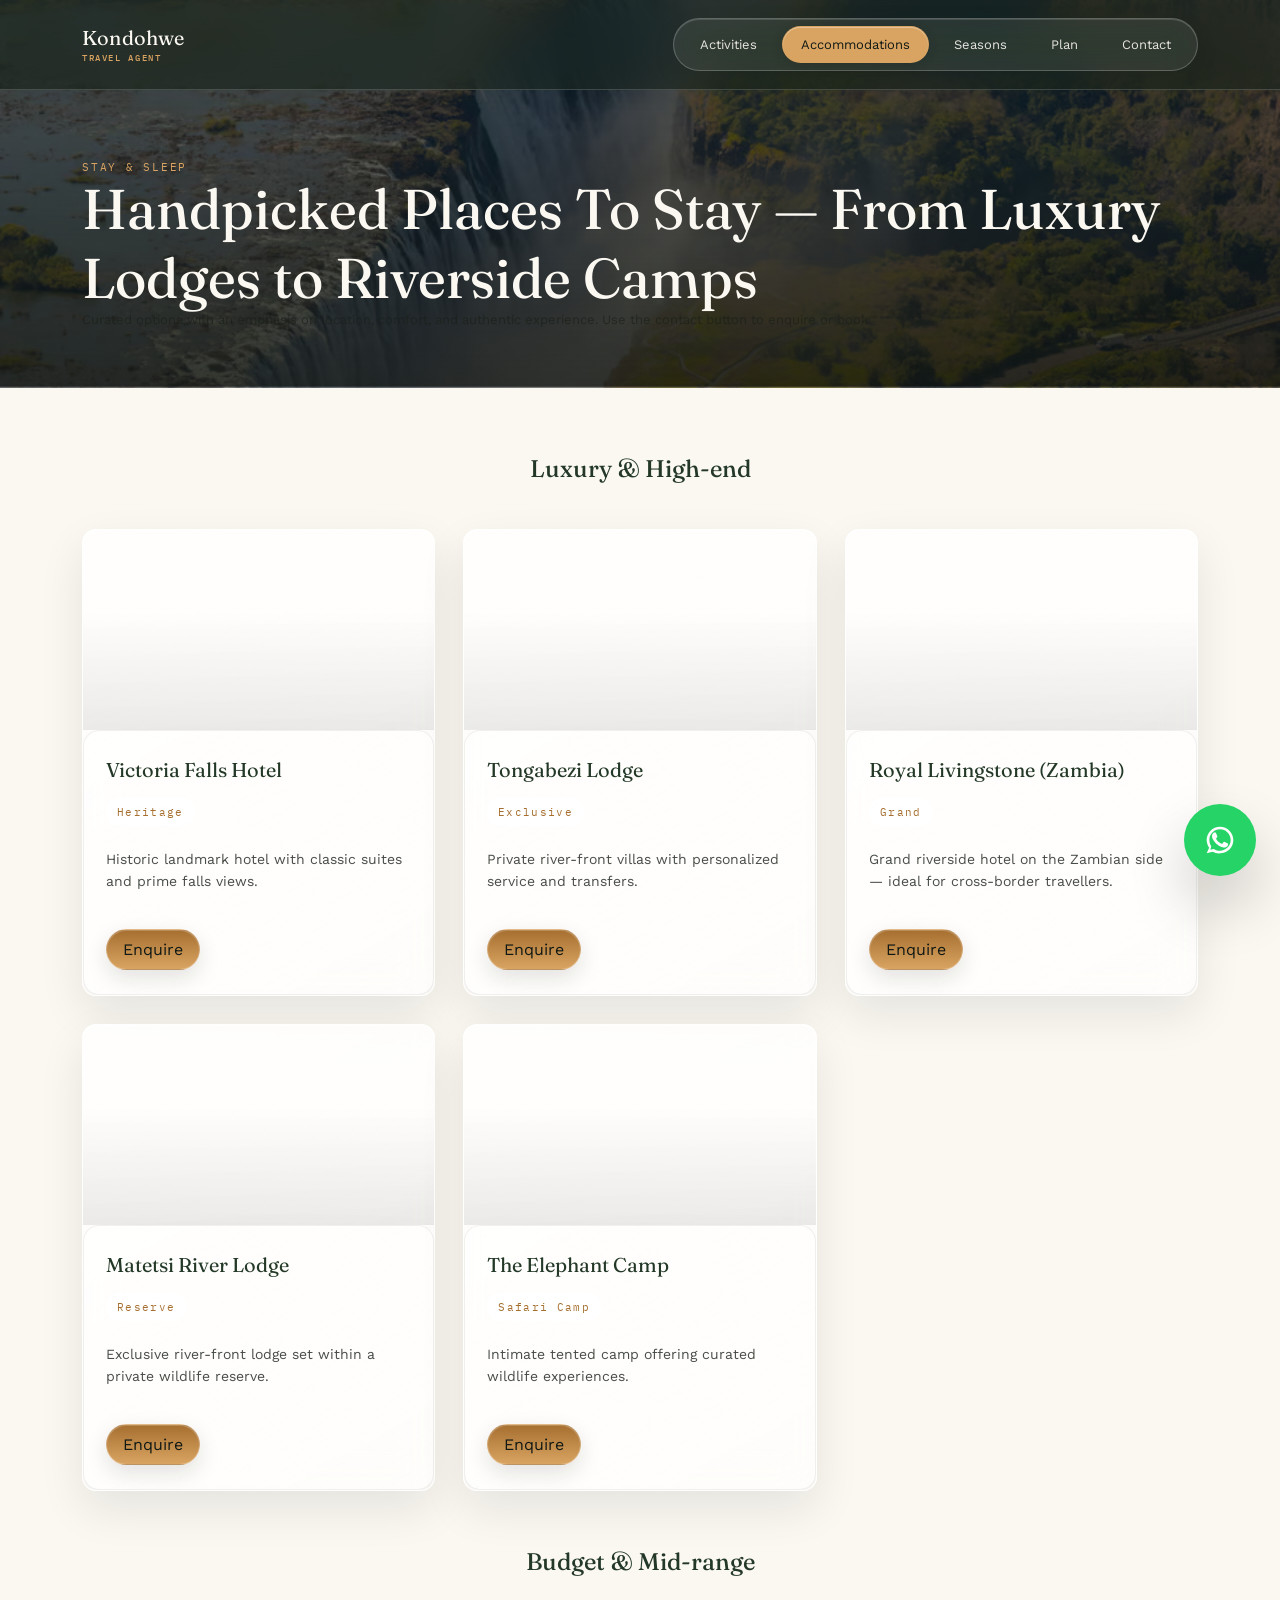
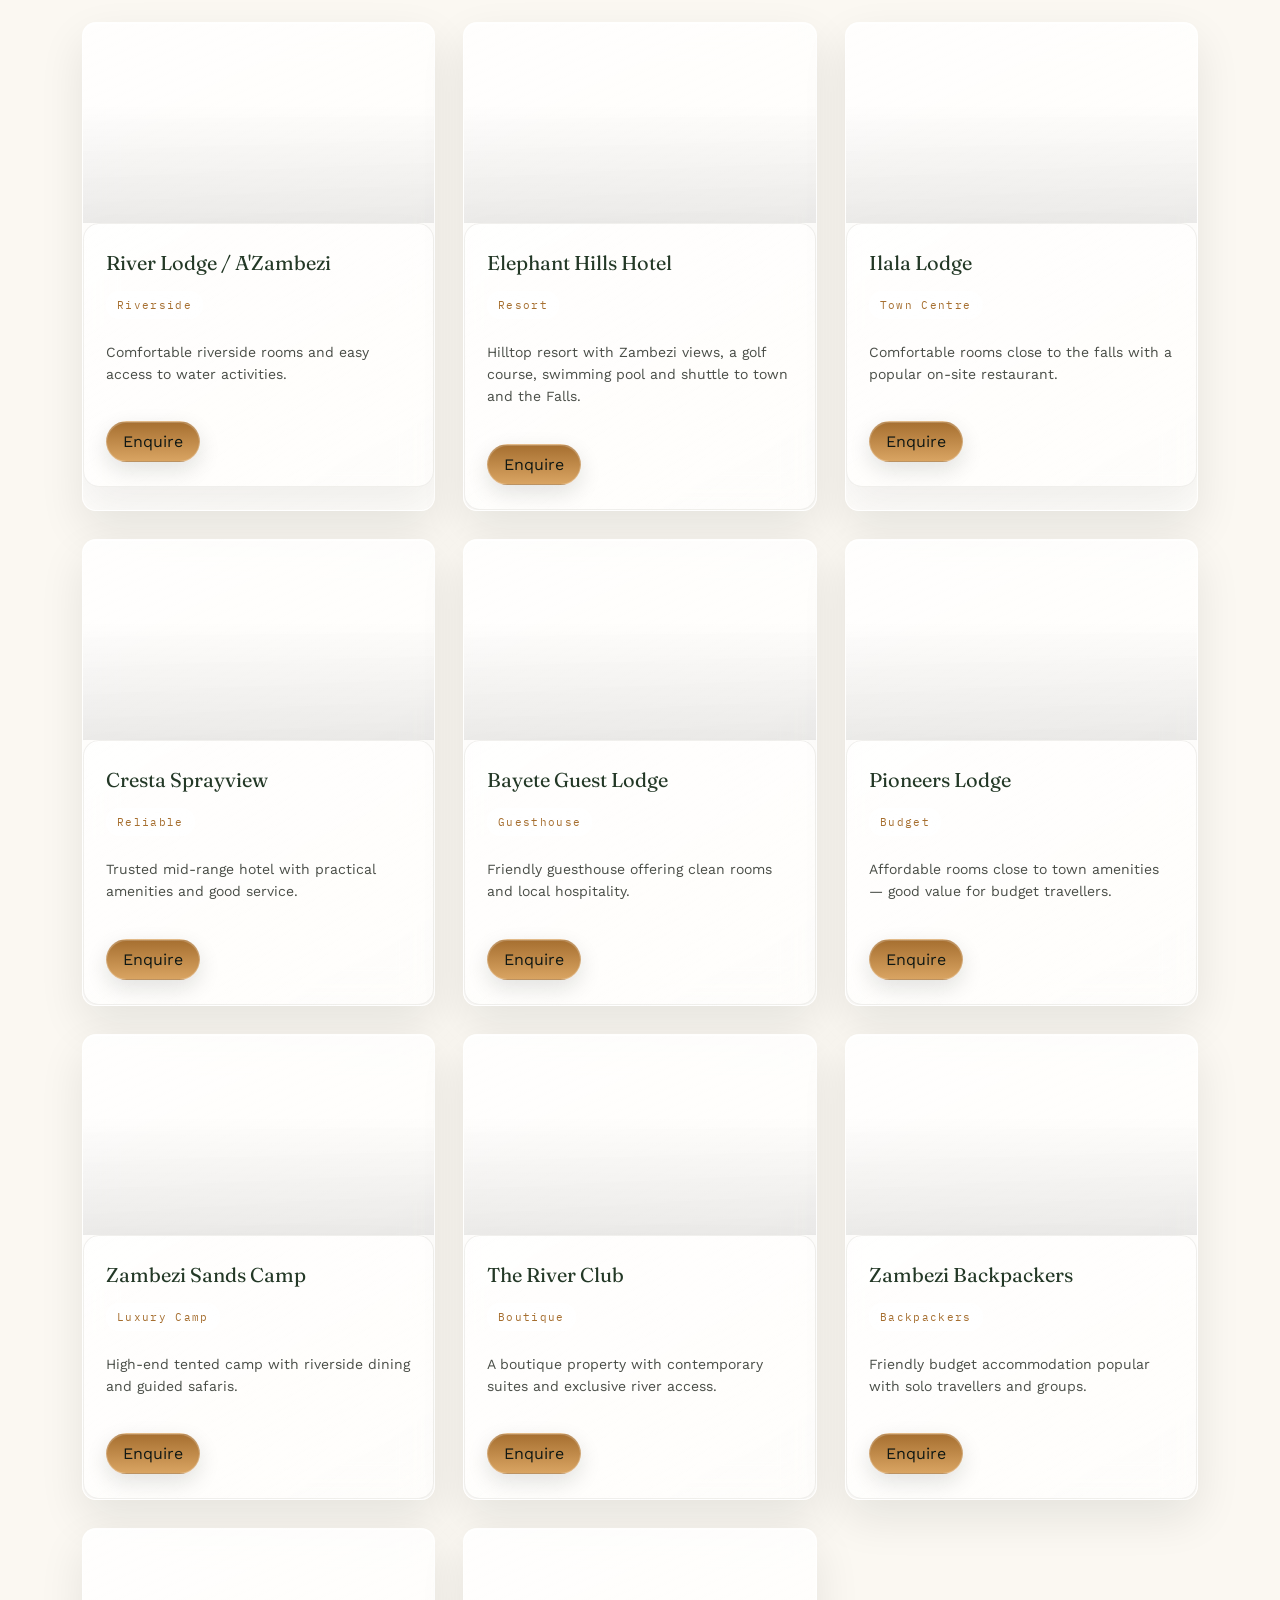
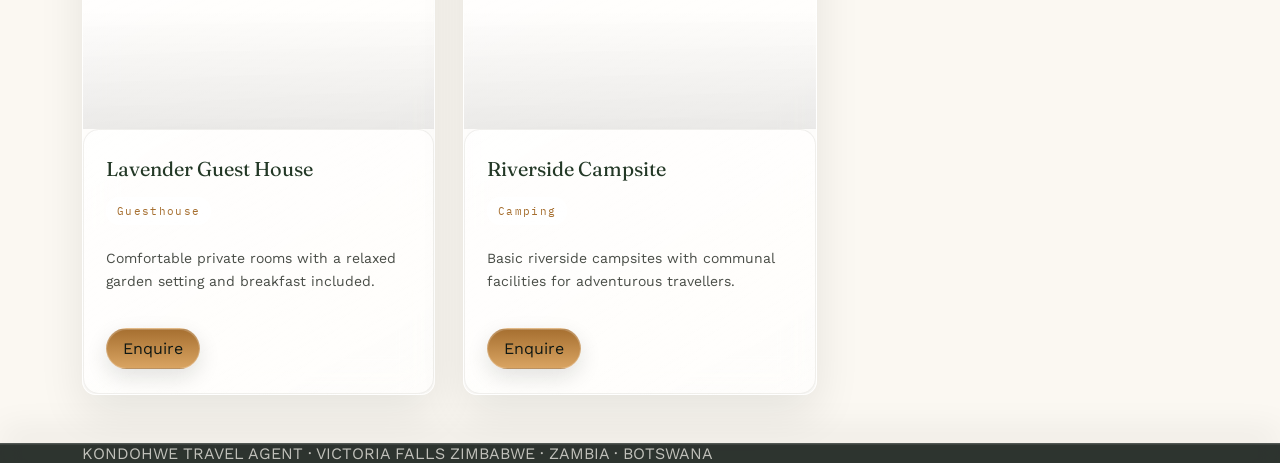
<file: accommodations.html>
<!DOCTYPE html>
<html lang="en">
<head>
<meta charset="UTF-8">
<meta name="viewport" content="width=device-width, initial-scale=1.0">
<title>Kondohwe Travel Agent — Victoria Falls Accommodation</title>
<link rel="preconnect" href="https://fonts.googleapis.com">
<link rel="preconnect" href="https://fonts.gstatic.com" crossorigin>
<link rel="preconnect" href="https://www.africanreservations.com">
<link rel="preconnect" href="https://cdn.mahlatini.com">
<link rel="preconnect" href="https://cdn2.rhinoafrica.com">
<link rel="preconnect" href="https://matetsivictoriafalls.com">
<link rel="preconnect" href="https://cdn.sanity.io">
<link rel="preconnect" href="https://www.voyagerszambia.com">
<link href="https://fonts.googleapis.com/css2?family=Fraunces:opsz,wght@9..144,300;9..144,450;9..144,600&family=Work+Sans:wght@400;500;600&family=IBM+Plex+Mono:wght@400;500&display=swap" rel="stylesheet">
<link rel="preload" as="image" href="pictures/VIC FALLS.avif" fetchpriority="high">
<style>
:root{
  --ivory:#FBF8F2; --sand:#EFE6D4; --forest:#233826; --forest-2:#101814;
  --bronze:#A66F30; --bronze-light:#D9A462; --ink:#1b2119; --line-light: rgba(27,33,25,0.10);
}
*{box-sizing:border-box; margin:0; padding:0;}
body{ background:var(--ivory); color:var(--ink); font-family:'Work Sans', sans-serif; -webkit-font-smoothing:antialiased; }
h1,h2,h3{ font-family:'Fraunces', serif; font-weight:450; }
.wrap{ max-width:1180px; margin:0 auto; padding:0 32px; }
.eyebrow{ font-family:'IBM Plex Mono', monospace; font-size:11px; letter-spacing:0.16em; text-transform:uppercase; color:var(--bronze-light); display:flex; align-items:center; gap:10px; }

/* NAV */
header.nav{ position:fixed; top:0; left:0; right:0; z-index:100; background:rgba(26,36,28,0.88); backdrop-filter:blur(10px); border-bottom:1px solid var(--line-light); }
.nav-inner{ max-width:1180px; margin:0 auto; padding:18px 32px; display:flex; align-items:center; justify-content:space-between; }
.logo{ display:flex; flex-direction:column; line-height:1; text-decoration:none; }
.logo .name{ font-family:'Fraunces', serif; font-size:20px; color:var(--ivory); }
nav.links{ display:flex; gap:28px; align-items:center; }
nav.links a{ font-size:13px; color:var(--ivory); opacity:0.9; text-decoration:none; padding:6px 0; border-bottom:1px solid transparent; }
nav.links a:hover, nav.links a.active{ opacity:1; border-color:var(--bronze-light); }
nav.links a.cta{ background: linear-gradient(180deg,var(--bronze),var(--bronze-light)); color:var(--forest-2); padding:10px 18px; border-radius:8px; }

/* Hamburger Icon Toggle (matches other pages) */
.hamburger{ display:none; flex-direction:column; justify-content:space-between; width:26px; height:18px; background:none; border:none; cursor:pointer; z-index:110; }
.hamburger span{ width:100%; height:2px; background:var(--ivory); transition:all 0.3s ease; }
.hamburger.open span:nth-child(1){ transform: translateY(8px) rotate(45deg); }
.hamburger.open span:nth-child(2){ opacity:0; }
.hamburger.open span:nth-child(3){ transform: translateY(-8px) rotate(-45deg); }

@media (max-width:860px){
  .hamburger{ display:flex; }
  nav.links{
    position:fixed; top:0; right:-100%; width:80%; max-width:320px; height:100vh;
    background:var(--forest-2); flex-direction:column; justify-content:center;
    gap:28px; padding:40px; transition:right 0.35s ease; box-shadow:-10px 0 30px rgba(0,0,0,0.5);
  }
  nav.links.open{ right:0; }
  nav.links a{ font-size:16px; }
}

.page-head{ padding:160px 0 60px; background: linear-gradient(180deg, rgba(16,20,16,0.6), rgba(16,20,16,0.85)), url('pictures/VIC FALLS.avif') center/cover no-repeat; color:var(--ivory); }
.page-head h1{ font-size:clamp(34px,5vw,56px); }

.accom-grid{ display:grid; grid-template-columns:repeat(auto-fit,minmax(340px,1fr)); gap:28px; padding:60px 0; }
.accom-card{ background:var(--ivory); border:1px solid var(--line-light); border-radius:16px; overflow:hidden; box-shadow:0 24px 60px rgba(16,18,14,0.06); transition:transform .25s ease, box-shadow .25s ease; }
.accom-card:hover{ transform:translateY(-8px); box-shadow:0 36px 80px rgba(16,18,14,0.12); }
.accom-media{ height:220px; background-size:cover; background-position:center; }
.accom-body{ padding:22px; }
.accom-title{ font-size:20px; margin-bottom:6px; color:var(--forest); }
.accom-meta{ display:flex; gap:10px; align-items:center; margin-bottom:12px; }
.accom-meta .badge{ font-family:'IBM Plex Mono', monospace; font-size:11px; padding:8px 10px; background:var(--sand); border-radius:999px; color:var(--forest); }
.accom-desc{ font-size:14px; line-height:1.6; color:rgba(27,33,25,0.8); margin-bottom:14px; }
.accom-actions{ display:flex; gap:12px; align-items:center; }
.small{ font-size:13px; color:rgba(27,33,25,0.7); }

.footer{ padding:48px 0; text-align:center; color:rgba(27,33,25,0.6); }

  
  </style>
  <link rel="stylesheet" href="styles.css">
</head>
<body>
<header class="nav">
  <div class="nav-inner">
    <a href="index.html" class="logo"><span class="name">Kondohwe</span><span class="tag">Travel Agent</span></a>
    <button class="hamburger" id="hamburger-btn" aria-label="Toggle Menu">
      <span></span>
      <span></span>
      <span></span>
    </button>
    <nav class="links" id="nav-links">
      <a href="index.html">Activities</a>
      <a href="accommodations.html" class="active">Accommodations</a>
      <a href="seasons.html">Seasons</a>
      <a href="plan.html">Plan</a>
    <a href="contact.html">Contact</a>
    </nav>
  </div>
</header>

<section class="page-head">
  <div class="wrap">
    <p class="eyebrow">Stay & Sleep</p>
    <h1>Handpicked Places To Stay — From Luxury Lodges to Riverside Camps</h1>
    <p class="small">Curated options with an emphasis on location, comfort, and authentic experience. Use the contact button to enquire or book.</p>
  </div>
</section>

<section class="wrap">
  <div class="accom-grid">
    <h2 id="luxury" style="margin-top:18px;">Luxury & High-end</h2>

    <!-- Luxury entries -->
    <article class="accom-card">
      <div class="accom-media bg-lazy" data-bg="https://www.africanreservations.com/sites/default/files/2024-07/the_victoria_falls_hotel_exterior.jpg"></div>
      <div class="accom-body">
        <div class="accom-title">Victoria Falls Hotel</div>
        <div class="accom-meta"><span class="badge">Heritage</span></div>
        <p class="accom-desc">Historic landmark hotel with classic suites and prime falls views.</p>
        <div class="accom-actions"><a href="contact.html?property=Victoria%20Falls%20Hotel" class="cta">Enquire</a></div>
      </div>
    </article>

    <article class="accom-card">
      <div class="accom-media bg-lazy" data-bg="https://cdn.mahlatini.com/destinations/zambia/livingstone-and-victoria-falls/tongabezi-lodge/_1280x900_crop_center-center_none/tongabezi-lodge-the-bird-house-pool-and-deck-1280.jpg"></div>
      <div class="accom-body">
        <div class="accom-title">Tongabezi Lodge</div>
        <div class="accom-meta"><span class="badge">Exclusive</span></div>
        <p class="accom-desc">Private river-front villas with personalized service and transfers.</p>
        <div class="accom-actions"><a href="contact.html?property=Tongabezi%20Lodge" class="cta">Enquire</a></div>
      </div>
    </article>

    <article class="accom-card">
      <div class="accom-media bg-lazy" data-bg="https://cdn2.rhinoafrica.com/thumbnails/objects/service-providers/royal-livingstone/_img/38314/image-thumb__38314__background-cover/royal-livingstone-exteriors-entrance-01.6fdfbf59.jpg"></div>
      <div class="accom-body">
        <div class="accom-title">Royal Livingstone (Zambia)</div>
        <div class="accom-meta"><span class="badge">Grand</span></div>
        <p class="accom-desc">Grand riverside hotel on the Zambian side — ideal for cross-border travellers.</p>
        <div class="accom-actions"><a href="contact.html?property=Royal%20Livingstone" class="cta">Enquire</a></div>
      </div>
    </article>

    <article class="accom-card">
      <div class="accom-media bg-lazy" data-bg="https://matetsivictoriafalls.com/app/uploads/2020/07/matetsi_suite2-2-1536x1024.jpg"></div>
      <div class="accom-body">
        <div class="accom-title">Matetsi River Lodge</div>
        <div class="accom-meta"><span class="badge">Reserve</span></div>
        <p class="accom-desc">Exclusive river-front lodge set within a private wildlife reserve.</p>
        <div class="accom-actions"><a href="contact.html?property=Matetsi%20River%20Lodge" class="cta">Enquire</a></div>
      </div>
    </article>

    <article class="accom-card">
      <div class="accom-media bg-lazy" data-bg="https://cdn.sanity.io/images/s82b6z49/production/0815c3b1914cf6c4ff2ea80a707571fad5e93c0e-1920x1255.webp?auto=format&amp;fit=crop&amp;h=1125&amp;q=82&amp;rect=458%2C0%2C1004%2C1255&amp;w=900"></div>
      <div class="accom-body">
        <div class="accom-title">The Elephant Camp</div>
        <div class="accom-meta"><span class="badge">Safari Camp</span></div>
        <p class="accom-desc">Intimate tented camp offering curated wildlife experiences.</p>
        <div class="accom-actions"><a href="contact.html?property=The%20Elephant%20Camp" class="cta">Enquire</a></div>
      </div>
    </article>

    <h2 id="budget" style="margin-top:28px;">Budget & Mid-range</h2>

    <!-- Mid / Budget entries -->
    <article class="accom-card">
      <div class="accom-media bg-lazy" data-bg="https://cdn.sanity.io/images/s82b6z49/production/8e0139c747c29f13b08f9b3b52a807154468b91a-1197x897.webp?auto=format&amp;fit=crop&amp;h=1375&amp;q=82&amp;rect=240%2C0%2C718%2C897&amp;w=1100"></div>
      <div class="accom-body">
        <div class="accom-title">River Lodge / A'Zambezi</div>
        <div class="accom-meta"><span class="badge">Riverside</span></div>
        <p class="accom-desc">Comfortable riverside rooms and easy access to water activities.</p>
        <div class="accom-actions"><a href="contact.html?property=River%20Lodge" class="cta">Enquire</a></div>
      </div>
    </article>

    <article class="accom-card">
      <div class="accom-media bg-lazy" data-bg="https://www.voyagerszambia.com/service_img/1346-elephant-hills-hotel-aerial.jpg"></div>
      <div class="accom-body">
        <div class="accom-title">Elephant Hills Hotel</div>
        <div class="accom-meta"><span class="badge">Resort</span></div>
        <p class="accom-desc">Hilltop resort with Zambezi views, a golf course, swimming pool and shuttle to town and the Falls.</p>
        <div class="accom-actions"><a href="contact.html?property=Elephant%20Hills%20Hotel" class="cta">Enquire</a></div>
      </div>
    </article>

    <article class="accom-card">
      <div class="accom-media bg-lazy" data-bg="https://www.africanreservations.com/sites/default/files/2024-07/ilala_lodge.jpg"></div>
      <div class="accom-body">
        <div class="accom-title">Ilala Lodge</div>
        <div class="accom-meta"><span class="badge">Town Centre</span></div>
        <p class="accom-desc">Comfortable rooms close to the falls with a popular on-site restaurant.</p>
        <div class="accom-actions"><a href="contact.html?property=Ilala%20Lodge" class="cta">Enquire</a></div>
      </div>
    </article>

    <article class="accom-card">
      <div class="accom-media bg-lazy" data-bg="https://wearevictoriafalls.com/site_content/image-cache/content/images/stay/cresta-sprayview-3.7c8cc95b.jpg"></div>
      <div class="accom-body">
        <div class="accom-title">Cresta Sprayview</div>
        <div class="accom-meta"><span class="badge">Reliable</span></div>
        <p class="accom-desc">Trusted mid-range hotel with practical amenities and good service.</p>
        <div class="accom-actions"><a href="contact.html?property=Cresta%20Sprayview" class="cta">Enquire</a></div>
      </div>
    </article>

    <article class="accom-card">
      <div class="accom-media bg-lazy" data-bg="https://www.wildlifeworldwide.com/images/banners/africa_zimbabwe_victoria_falls_bayete_guest_lodge_banner-narrow.jpg"></div>
      <div class="accom-body">
        <div class="accom-title">Bayete Guest Lodge</div>
        <div class="accom-meta"><span class="badge">Guesthouse</span></div>
        <p class="accom-desc">Friendly guesthouse offering clean rooms and local hospitality.</p>
        <div class="accom-actions"><a href="contact.html?property=Bayete%20Guest%20Lodge" class="cta">Enquire</a></div>
      </div>
    </article>

    <article class="accom-card">
      <div class="accom-media bg-lazy" data-bg="https://wetu.com/imageHandler/c1000x562/194740/pioneers_01_high.jpg"></div>
      <div class="accom-body">
        <div class="accom-title">Pioneers Lodge</div>
        <div class="accom-meta"><span class="badge">Budget</span></div>
        <p class="accom-desc">Affordable rooms close to town amenities — good value for budget travellers.</p>
        <div class="accom-actions"><a href="contact.html?property=Pioneers%20Lodge" class="cta">Enquire</a></div>
      </div>
    </article>

    <!-- Additional properties added -->
    <article class="accom-card">
      <div class="accom-media bg-lazy" data-bg="https://batokaafrica.com/wp-content/uploads/2021/08/zambezi-decksuite-slider-1.jpg"></div>
      <div class="accom-body">
        <div class="accom-title">Zambezi Sands Camp</div>
        <div class="accom-meta"><span class="badge">Luxury Camp</span></div>
        <p class="accom-desc">High-end tented camp with riverside dining and guided safaris.</p>
        <div class="accom-actions"><a href="contact.html?property=Zambezi%20Sands%20Camp" class="cta">Enquire</a></div>
      </div>
    </article>

    <article class="accom-card">
      <div class="accom-media bg-lazy" data-bg="https://www.vicfalls.co.za/assets/gallery/river-club/river-club-pool-view.JPG"></div>
      <div class="accom-body">
        <div class="accom-title">The River Club</div>
        <div class="accom-meta"><span class="badge">Boutique</span></div>
        <p class="accom-desc">A boutique property with contemporary suites and exclusive river access.</p>
        <div class="accom-actions"><a href="contact.html?property=The%20River%20Club" class="cta">Enquire</a></div>
      </div>
    </article>

    <article class="accom-card">
      <div class="accom-media bg-lazy" data-bg="https://www.visitvictoriafalls.org/wp-content/uploads/2024/10/Victoria-falls-backpackers-Zimbabwe.jpg"></div>
      <div class="accom-body">
        <div class="accom-title">Zambezi Backpackers</div>
        <div class="accom-meta"><span class="badge">Backpackers</span></div>
        <p class="accom-desc">Friendly budget accommodation popular with solo travellers and groups.</p>
        <div class="accom-actions"><a href="contact.html?property=Zambezi%20Backpackers" class="cta">Enquire</a></div>
      </div>
    </article>

    <article class="accom-card">
      <div class="accom-media bg-lazy" data-bg="https://a0.muscache.com/im/pictures/miso/Hosting-1424606206785563895/original/acb1227e-fe7b-4d52-8c12-66f233d1a272.jpeg?im_w=720"></div>
      <div class="accom-body">
        <div class="accom-title">Lavender Guest House</div>
        <div class="accom-meta"><span class="badge">Guesthouse</span></div>
        <p class="accom-desc">Comfortable private rooms with a relaxed garden setting and breakfast included.</p>
        <div class="accom-actions"><a href="contact.html?property=Lavender%20Guest%20House" class="cta">Enquire</a></div>
      </div>
    </article>

    <article class="accom-card">
      <div class="accom-media bg-lazy" data-bg="https://www.africanreservations.com/sites/default/files/2023-07/victoria_falls_campsite_0.jpg"></div>
      <div class="accom-body">
        <div class="accom-title">Riverside Campsite</div>
        <div class="accom-meta"><span class="badge">Camping</span></div>
        <p class="accom-desc">Basic riverside campsites with communal facilities for adventurous travellers.</p>
        <div class="accom-actions"><a href="contact.html?property=Riverside%20Campsite" class="cta">Enquire</a></div>
      </div>
    </article>

  </div>
</section>
<footer>
  <div class="wrap footer-inner">
    <span>KONDOHWE TRAVEL AGENT · VICTORIA FALLS</span>
    <span>ZIMBABWE · ZAMBIA · BOTSWANA</span>
  </div>
</footer>

<dialog class="property-dialog" id="property-dialog" aria-labelledby="gallery-title">
  <div class="property-dialog-inner">
    <button class="gallery-close" type="button" aria-label="Close gallery">×</button>
    <div class="gallery-view">
      <img id="gallery-image" alt="">
      <button class="gallery-arrow gallery-prev" type="button" aria-label="Previous photo">‹</button>
      <button class="gallery-arrow gallery-next" type="button" aria-label="Next photo">›</button>
      <span class="gallery-count" id="gallery-count"></span>
    </div>
    <div class="property-info">
      <p class="eyebrow">Property enquiry</p>
      <h2 id="gallery-title"></h2>
      <p id="gallery-location" class="gallery-location"></p>
      <ul id="gallery-facts"></ul>
      <div class="agent-contacts"><strong>Kondohwe Travel Agent</strong><a href="tel:+263776840785">Kari · +263 776 840 785</a><a href="tel:+263771469149">Alice · +263 771 469 149</a></div>
      <a class="cta gallery-enquire" id="gallery-enquire" href="contact.html">Continue to inquiry</a>
    </div>
    <div class="gallery-thumbs" id="gallery-thumbs" aria-label="Photo thumbnails"></div>
  </div>
</dialog>

<style>
.property-dialog{position:fixed;inset:0;margin:auto;width:min(1060px,calc(100% - 28px));max-width:none;max-height:92vh;overflow-y:auto;padding:0;border:1px solid rgba(255,255,255,.24);border-radius:24px;background:rgba(23,34,27,.92);color:#FBF8F2;box-shadow:0 28px 100px rgba(0,0,0,.5);backdrop-filter:blur(24px)}
.property-dialog::backdrop{background:rgba(8,14,10,.72);backdrop-filter:blur(5px)}
.property-dialog-inner{display:grid;grid-template-columns:minmax(0,1.05fr) minmax(320px,.95fr);position:relative;min-height:590px}
.gallery-view{position:relative;min-height:500px;background:#101814;overflow:hidden;border-radius:24px 0 0 0}
.gallery-view img{width:100%;height:100%;min-height:500px;object-fit:cover;display:block}
.gallery-close{position:absolute;right:16px;top:12px;z-index:3;border:1px solid #ffffff55;border-radius:50%;width:42px;height:42px;background:#101814bb;color:white;font-size:28px;cursor:pointer}
.gallery-arrow{position:absolute;top:50%;transform:translateY(-50%);border:1px solid #ffffff66;border-radius:50%;width:44px;height:44px;background:#101814aa;color:white;font-size:30px;line-height:1;cursor:pointer}
.gallery-prev{left:16px}.gallery-next{right:16px}.gallery-count{position:absolute;bottom:14px;right:16px;padding:7px 11px;border-radius:20px;background:#101814bb;font-size:12px}
.property-info{padding:38px 34px 28px;overflow:auto}.property-info .eyebrow{color:var(--bronze-light)}.property-info h2{font-size:clamp(27px,3vw,38px);margin:10px 0;color:var(--ivory)}.gallery-location{color:#d3d9d0;margin-bottom:20px;font-size:14px}.property-info ul{padding-left:19px;display:grid;gap:10px;line-height:1.5;font-size:14px}.property-info li::marker{color:var(--bronze-light)}
.agent-contacts{display:grid;gap:7px;padding:14px 0 18px;border-top:1px solid #ffffff30;font-size:13px}.agent-contacts a{color:var(--ivory);text-decoration:none}.agent-contacts strong{color:#d3d9d0;font-size:11px;text-transform:uppercase;letter-spacing:.1em}.gallery-enquire{display:inline-flex;justify-content:center;align-items:center;text-decoration:none;background:linear-gradient(180deg,var(--bronze),var(--bronze-light));color:var(--forest-2);padding:10px 16px;border:1px solid rgba(255,255,255,.24);border-radius:999px;box-shadow:0 8px 22px rgba(16,24,20,.12),inset 0 1px 0 rgba(255,255,255,.2);transition:transform .2s ease,box-shadow .2s ease,background .2s ease}.gallery-enquire:hover{color:var(--forest-2);transform:translateY(-2px);box-shadow:0 12px 28px rgba(16,24,20,.16),inset 0 1px 0 rgba(255,255,255,.24)}
.gallery-thumbs{grid-column:1/-1;display:flex;gap:10px;padding:12px 16px 16px;overflow:auto}.gallery-thumb{width:96px;height:64px;flex:0 0 auto;object-fit:cover;border-radius:10px;opacity:.65;border:2px solid transparent;cursor:pointer}.gallery-thumb.active{opacity:1;border-color:var(--bronze-light)}
@media(max-width:720px){.property-dialog-inner{display:block;min-height:0}.gallery-view,.gallery-view img{min-height:260px;height:36vh;border-radius:24px 24px 0 0}.property-info{padding:24px}.gallery-thumbs{padding-bottom:14px}.gallery-close{top:10px;right:10px}}
</style>

<script>
// Property-specific gallery and researched, source-linked inquiry details.
(function(){
  var commonView='https://www.zambiatourism.com/listing/tongabezi-lodge/';
  var region='Victoria Falls / Livingstone';
  var data={
    'Victoria Falls Hotel':{loc:'Victoria Falls, Zimbabwe',facts:['Opened in 1904 and known for its Edwardian design.','Set close to the Victoria Falls rainforest and historic bridge, with views toward the gorge.','The hotel offers restaurants, gardens, lounges and a range of rooms and suites.'],src:[['Official hotel','https://www.victoriafallshotel.com/']],imgs:[['https://www.africanreservations.com/sites/default/files/2024-07/the_victoria_falls_hotel_exterior.jpg','Hotel exterior'],['https://www.luxurylink.com/images/sho_5942cfcd/2579042_555-1280/image-2579042_555.jpg?filtered=1','Historic entrance']]},
    'Tongabezi Lodge':{loc:'Zambezi River, Livingstone, Zambia',facts:['Riverside lodge upstream of Victoria Falls with individually styled houses and cottages.','Experiences include river cruises, canoeing, guided Falls visits and community visits.','Sindabezi Island is a separate island camp associated with the lodge.'],src:[['Zambia Tourism','https://www.zambiatourism.com/listing/tongabezi-lodge/'],['Green Safaris photo gallery','https://greensafaris.com/galleries/tongabezi-lodge/lookout-tongabezi']],imgs:[['https://cdn.mahlatini.com/destinations/zambia/livingstone-and-victoria-falls/tongabezi-lodge/_1280x900_crop_center-center_none/tongabezi-lodge-the-bird-house-pool-and-deck-1280.jpg','Bird House deck and plunge pool'],['https://cdn.mahlatini.com/destinations/zambia/livingstone-and-victoria-falls/tongabezi-lodge/_2400x1350_crop_center-center_none/tongabezi-lodge-lodge-exterior-and-setting-2400.jpg','Riverside lodge setting'],['https://greensafaris.com/img/cms/galleries/photos/6oPjjq3A_max1500x1000.jpg','The Lookout riverside deck']]},
    'Royal Livingstone (Zambia)':{loc:'Livingstone, Zambia',facts:['Located on the Zambezi within Mosi-oa-Tunya National Park.','Guests have direct access on foot to the Victoria Falls entrance area.','Rooms have private verandahs; wildlife may be seen around the hotel grounds.'],src:[['Anantara official hotel page','https://www.anantara.com/en/royal-livingstone']],imgs:[['https://cdn2.rhinoafrica.com/thumbnails/objects/service-providers/royal-livingstone/_img/38314/image-thumb__38314__background-cover/royal-livingstone-exteriors-entrance-01.6fdfbf59.jpg','Hotel entrance'],['https://cdn2.rhinoafrica.com/thumbnails/objects/service-providers/royal-livingstone/_img/29132/image-thumb__29132__background-cover/royal-livingstone-room-deluxe-room-interior-01.f1afe0a6.jpg','Deluxe room and veranda'],['https://assets.anantara.com/image/upload/q_auto%2Cf_auto/media/minor/anantara/images/blog/2021-blog-content/202103---victoria-falls/victoria-falls-to-do-1.jpg?w=100%25','Wildlife around the hotel']]},
    'Matetsi River Lodge':{loc:'Zambezi River, Matetsi Private Game Reserve, Zimbabwe',facts:['River-facing suites in a private game reserve near Victoria Falls.','Suites include private decks and plunge pools; the lodge has a shared lap pool.','Safari activities include game drives, river cruises and guided Falls visits.'],src:[['Matetsi official suites','https://matetsivictoriafalls.com/stay/luxury-suites/']],imgs:[['https://matetsivictoriafalls.com/app/uploads/2020/07/matetsi_suite2-2-1536x1024.jpg','River suite'],['https://www.jacadatravel.com/_next/image/?q=100&url=https%3A%2F%2Fcdn.jacadatravel.com%2Fwp-content%2Fuploads%2Fbis-images%2F151380%2Fmatetsi-river-lodge-pool-1-1200-1050x520-f50_50.jpg&w=1600','Lodge pool'],['https://matetsivictoriafalls.com/app/uploads/2021/09/Elephants-March-2019-2-1-1024x683.png','Elephants at a waterhole']]},
    'The Elephant Camp':{loc:'Victoria Falls, Zimbabwe',facts:['Tented suites in a private concession near Victoria Falls.','Suites have private decks and plunge pools with views toward the Batoka Gorge area.','The camp offers wildlife activities and guided visits to Victoria Falls.'],src:[['andBeyond official property page','https://www.andbeyond.com/places-to-stay/africa/zimbabwe/victoria-falls/the-elephant-camp/']],imgs:[['https://cdn.sanity.io/images/s82b6z49/production/0815c3b1914cf6c4ff2ea80a707571fad5e93c0e-1920x1255.webp?auto=format&fit=crop&h=1125&q=82&rect=458%2C0%2C1004%2C1255&w=900','Elephant Camp suite'],['https://d19lgisewk9l6l.cloudfront.net/assetbank/The_Elephant_Camp_The_Victoria_Falls_Zimbabwe_77501.jpg','Camp view'],['https://www.chaloafrica.com/wp-content/uploads/2018/06/The-Elephant-Camp-View.jpeg','View from camp']]},
    "River Lodge / A'Zambezi":{loc:'Zambezi River, Victoria Falls, Zimbabwe',facts:['The listing appears to refer to A’Zambezi River Lodge on the riverbank.','The hotel describes thatched rooms and suites with air conditioning and en-suite facilities.','Ask the agent to confirm the exact room type and availability for your dates.'],src:[['A’Zambezi official site','https://www.azambezi-hotel.com/']],imgs:[['https://cdn.sanity.io/images/s82b6z49/production/8e0139c747c29f13b08f9b3b52a807154468b91a-1197x897.webp?auto=format&fit=crop&h=1375&q=82&rect=240%2C0%2C718%2C897&w=1100','A’Zambezi River Lodge'],['https://www.fambayi.com/assets/Uploads/multimedia/a-zambezi-river-lodge/48374774_2155252084728392_9008070961303388160_n__FillWzgwMCw1MzNd.jpg','Lodge grounds'],['https://dynamic-media-cdn.tripadvisor.com/media/photo-o/26/52/f3/73/close-to-the-river.jpg?h=-1&s=1&w=1000','River setting']]},
    'Elephant Hills Hotel':{loc:'Victoria Falls, Zimbabwe',facts:['Hilltop resort outside Victoria Falls town with many rooms overlooking the Zambezi River and Zambia.','The hotel lists an 18-hole golf course, swimming pool, restaurants, bars, tennis and squash courts.','A complimentary shuttle runs hourly from 9am to 5pm between the hotel, town and Falls entrance.'],src:[['Elephant Hills Hotel official site','https://www.elephanthillshotel.com/'],['Facilities and shuttle details','https://www.elephanthillshotel.com/facilities/'],['Room information','https://www.elephanthillshotel.com/rooms/'],['Golf course photo source','https://www.cz-milka.net/digifotogalerie/2016-10-07-jizni-afrika-zimbabwe-zambia-elephant-hills-golf-course-victoria-falls-zambezi/']],imgs:[['https://www.voyagerszambia.com/service_img/1346-elephant-hills-hotel-aerial.jpg','Elephant Hills Hotel aerial view'],['https://www.cz-milka.net/digifotogalerie/20161007-jizni-afrika-zimbabwe-zambia-elephant-hills-golf-course-victoria-falls-zambezi/12.jpg','Elephant Hills golf course fairway'],['https://dynamic-media-cdn.tripadvisor.com/media/photo-o/26/c5/63/4d/caption.jpg?h=-1&s=1&w=1100','Pool and golf course']]},
    'Ilala Lodge':{loc:'Victoria Falls town, Zimbabwe',facts:['Within walking distance of the Victoria Falls rainforest entrance.','The property has 73 rooms and on-site dining at Cassia Restaurant.','Facilities include swimming pools and a tour desk for arranging activities.'],src:[['Ilala Lodge official site','https://www.ilalalodge.com/'],['Facilities','https://www.ilalalodge.com/facilities']],imgs:[['https://www.africanreservations.com/sites/default/files/2024-07/ilala_lodge.jpg','Ilala Lodge'],['https://www.discoverafrica.com/wp-content/uploads/2021/12/aerial_view_ilala_lodge_hotel-992x661.jpeg','Aerial view'],['https://www.adventure-life.com/africa/victoria-falls/hotels/ilala-lodge-hotel','Ilala Lodge information']]},
    'Cresta Sprayview':{loc:'Victoria Falls town, Zimbabwe',facts:['Set on landscaped grounds about 1.4 km from the rainforest entrance.','The hotel has a swimming pool, restaurant and rooms with hotel amenities.','A convenient base for town and Falls excursions; confirm transfers for your dates.'],src:[['Cresta Hotels official page','https://www.crestahotels.com/hotels/zimbabwe/cresta-sprayview']],imgs:[['https://wearevictoriafalls.com/site_content/image-cache/content/images/stay/cresta-sprayview-3.7c8cc95b.jpg','Hotel grounds'],['https://www.rhinoafrica.com/en/accommodation/cresta-sprayview-hotel/','Cresta Sprayview'],['https://www.designtraveller.co.za/cresta-sprayview-victoria-falls/','Hotel setting']]},
    'Bayete Guest Lodge':{loc:'Victoria Falls town, Zimbabwe',facts:['Guest lodge with 30 rooms set in landscaped gardens.','Facilities described by the property include a pool, restaurant, bar and breakfast.','Suitable for a town-based stay; ask the agent about room categories and transfers.'],src:[['The Bayete Collection','https://www.thebayetecollection.com/bayete-guest-lodge/']],imgs:[['https://www.wildlifeworldwide.com/images/banners/africa_zimbabwe_victoria_falls_bayete_guest_lodge_banner-narrow.jpg','Bayete Guest Lodge'],['https://media.jambo.nl/original/galerij/Zimbabwe-Victoria-Falls-Bayete-Guest-Lodge-pool-WS.jpeg','Guest lodge pool'],['https://www.thebayetecollection.com/bayete-guest-lodge/','Property details']]},
    'Pioneers Lodge':{loc:'Victoria Falls town, Zimbabwe',facts:['Quiet residential setting around 2.5 km from Victoria Falls.','The lodge lists 50 rooms, a garden, swimming pools and spa facilities.','Rooms include air conditioning, ceiling fans and tea/coffee facilities.'],src:[['Pioneers Lodge official page','https://www.pioneersvicfalls.com/about-pioneers/']],imgs:[['https://wetu.com/imageHandler/c1000x562/194740/pioneers_01_high.jpg','Pioneers Lodge'],['https://dynamic-media-cdn.tripadvisor.com/media/photo-o/23/c4/99/8b/pioneers-lodge.jpg?h=-1&s=1&w=1200','Lodge exterior'],['https://www.pioneersvicfalls.com/about-pioneers/','Pioneers Lodge information']]},
    'Zambezi Sands Camp':{loc:'Zambezi National Park, Zimbabwe',facts:['Riverfront tented camp within Zambezi National Park.','The property lists 10 tented suites, each with a private deck.','Safari activities include game drives, walking safaris and river experiences.'],src:[['Batoka Africa official property page','https://batokaafrica.com/properties/zambezi-sands/']],imgs:[['https://batokaafrica.com/wp-content/uploads/2021/08/zambezi-decksuite-slider-1.jpg','Riverside deck suite'],['https://batokaafrica.com/wp-content/uploads/2021/08/zambezi-sands-tent.jpg','Tented suite'],['https://batokaafrica.com/properties/zambezi-sands/','Camp gallery and details']]},
    'The River Club':{loc:'Upper Zambezi, Livingstone, Zambia',facts:['Riverside property upstream from Livingstone with suites overlooking the Zambezi.','The lodge describes a small collection of suites and family options.','Ask about transfers and which Falls-side activities are included in your itinerary.'],src:[['Zambia Tourism listing','https://www.zambiatourism.com/listing/the-river-club-zambia/'],['The River Club','https://www.vicfalls.co.za/river-club.html']],imgs:[['https://www.vicfalls.co.za/assets/gallery/river-club/river-club-pool-view.JPG','River Club pool and river view'],['https://www.wexas.com/accommodation-offers/the-river-club-116238','River Club suites'],['https://www.zambiatourism.com/listing/the-river-club-zambia/','Property information']]},
    'Zambezi Backpackers':{loc:'Victoria Falls town, Zimbabwe',facts:['Offers dormitory, private and family room options, as well as camping.','Shared facilities include a swimming pool and self-catering kitchen.','A budget-friendly base for arranging local activities and transport.'],src:[['Victoria Falls Backpackers official rooms page','https://www.victoriafallsbackpackers.com/affordable-rooms-victoria-falls/']],imgs:[['https://www.visitvictoriafalls.org/wp-content/uploads/2024/10/Victoria-falls-backpackers-Zimbabwe.jpg','Backpackers accommodation'],['https://www.victoriafallsbackpackers.com/affordable-rooms-victoria-falls/','Room options'],['https://www.victoriafallsbackpackers.com/','Victoria Falls Backpackers']]},
    'Lavender Guest House':{loc:'Victoria Falls town, Zimbabwe',facts:['The linked listing is a whole-home stay in Victoria Falls with six bedrooms and five bathrooms.','The host listing says it sleeps up to 12 guests and has a private pool.','The listing indicates the Falls park entrance is about a 10-minute drive away; confirm current transport arrangements.'],src:[['Host listing on Airbnb','https://www.airbnb.com/rooms/1424606206785563895']],imgs:[['https://a0.muscache.com/im/pictures/miso/Hosting-1424606206785563895/original/acb1227e-fe7b-4d52-8c12-66f233d1a272.jpeg?im_w=720','Lavender Guest House'],['https://a0.muscache.com/im/pictures/miso/Hosting-1424606206785563895/original/acb1227e-fe7b-4d52-8c12-66f233d1a272.jpeg?im_w=720','Private home listing image']]},
    'Riverside Campsite':{loc:'Victoria Falls area, Zimbabwe',facts:['The current listing points to a Victoria Falls area campsite listing.','Camping facilities and exact location need to be confirmed with the agent before booking.','Share your dates, party size and whether you need a tent or bring your own equipment.'],src:[['African Reservations listing','https://www.africanreservations.com/Victoria-Falls-Campsite']],imgs:[['https://www.africanreservations.com/sites/default/files/2023-07/victoria_falls_campsite_0.jpg','Victoria Falls campsite listing'],['pictures/VIC FALLS.avif','Victoria Falls area setting']]}
  };
  var dlg=document.getElementById('property-dialog'), current=[], idx=0, activeName='';
  var img=document.getElementById('gallery-image'), thumbs=document.getElementById('gallery-thumbs');
  function showPhoto(n){idx=(n+current.length)%current.length;var p=current[idx];img.fetchPriority='high';img.decoding='async';img.src=p[0];img.alt=p[1];document.getElementById('gallery-count').textContent=(idx+1)+' / '+current.length;thumbs.querySelectorAll('button').forEach(function(b,i){b.classList.toggle('active',i===idx);});}
  function open(card){activeName=card.querySelector('.accom-title').textContent.trim();var d=data[activeName]||{};current=d.imgs||[];if(!current.length){var media=card.querySelector('.accom-media');current=[[media.getAttribute('data-bg')||'',activeName]];}document.getElementById('gallery-title').textContent=activeName;document.getElementById('gallery-location').textContent=d.loc||region;
    var ul=document.getElementById('gallery-facts');ul.replaceChildren();(d.facts||['Contact the agent to confirm property details and availability.']).forEach(function(t){var li=document.createElement('li');li.textContent=t;ul.appendChild(li);});thumbs.replaceChildren();current.forEach(function(p,i){var b=document.createElement('button');b.type='button';b.setAttribute('aria-label','Show photo '+(i+1)+': '+p[1]);var t=document.createElement('img');t.loading='lazy';t.decoding='async';t.src=p[0];t.alt='';t.className='gallery-thumb';b.appendChild(t);b.addEventListener('click',function(){showPhoto(i);});thumbs.appendChild(b);});showPhoto(0);var params=new URLSearchParams();params.set('property',activeName);params.set('details',(d.facts||[]).join('\n'));params.set('sources',(d.src||[]).map(function(s){return s[0]+': '+s[1];}).join('\n'));document.getElementById('gallery-enquire').href='contact.html?'+params.toString();dlg.showModal();}
  document.querySelectorAll('.accom-card .accom-actions .cta').forEach(function(a){a.addEventListener('click',function(e){e.preventDefault();open(a.closest('.accom-card'));});});
  dlg.querySelector('.gallery-close').addEventListener('click',function(){dlg.close();});dlg.querySelector('.gallery-prev').addEventListener('click',function(){showPhoto(idx-1);});dlg.querySelector('.gallery-next').addEventListener('click',function(){showPhoto(idx+1);});dlg.addEventListener('click',function(e){if(e.target===dlg)dlg.close();});
})();
</script>
<script>
(function(){
  var btn = document.getElementById('hamburger-btn');
  var menu = document.getElementById('nav-links');
  if(btn && menu){
    btn.addEventListener('click', function(){ btn.classList.toggle('open'); menu.classList.toggle('open'); });
    menu.querySelectorAll('a').forEach(function(link){ link.addEventListener('click', function(){ btn.classList.remove('open'); menu.classList.remove('open'); }); });
  }
})();
</script>
<script>
// Lazy-load background images on elements with .bg-lazy (data-bg)
(function(){
  var lazyBg = function(el){
    var src = el.getAttribute('data-bg');
    if(!src) return;
    el.style.backgroundImage = 'url("'+src+'")';
    el.classList.remove('bg-lazy');
  };

  if('IntersectionObserver' in window){
    var io = new IntersectionObserver(function(entries){
      entries.forEach(function(entry){
        if(entry.isIntersecting){ lazyBg(entry.target); io.unobserve(entry.target); }
      });
    }, {rootMargin: '400px 0px'});
    document.querySelectorAll('.bg-lazy').forEach(function(el){ io.observe(el); });
  } else {
    // Fallback: load all
    document.querySelectorAll('.bg-lazy').forEach(lazyBg);
  }
})();
</script>
<a href="https://wa.me/263776840785?text=Hello%20Victoria%20Falls%20team%2C%20I%20would%20like%20to%20ask%20about%20activity%20bookings%20and%20accommodation%20options." class="btn-whatsapp whatsapp-float" target="_blank" rel="noopener noreferrer" aria-label="Contact on WhatsApp">
  <svg viewBox="0 0 24 24" fill="none" xmlns="http://www.w3.org/2000/svg" aria-hidden="true">
    <path d="M17.472 14.382c-.297-.149-1.758-.867-2.03-.967-.272-.1-.47-.149-.67.149s-.767.967-.94 1.166c-.173.199-.347.223-.644.075-.297-.149-1.255-.462-2.39-1.475-.883-.788-1.48-1.761-1.653-2.059-.173-.297-.018-.458.13-.606.134-.133.297-.347.446-.52.149-.173.198-.298.298-.497.099-.199.05-.373-.025-.522-.075-.149-.67-1.612-.92-2.207-.242-.579-.487-.5-.67-.51l-.571-.01c-.199 0-.522.075-.796.373s-1.04 1.016-1.04 2.479 1.065 2.876 1.213 3.074c.149.198 2.096 3.2 5.077 4.487.709.306 1.262.489 1.694.626.712.226 1.36.194 1.872.118.571-.085 1.758-.719 2.006-1.413.248-.695.248-1.29.173-1.414-.075-.124-.272-.199-.57-.348z" fill="currentColor"/>
    <path fill-rule="evenodd" clip-rule="evenodd" d="M12.004 2.003C6.478 2.003 2.004 6.478 2.004 12c0 2.115.69 4.105 1.876 5.727L2 22l4.47-1.169A9.937 9.937 0 0 0 12.004 22c5.526 0 10.001-4.475 10.001-10S17.53 2.003 12.004 2.003zm0 18.03c-1.54 0-3.03-.403-4.312-1.165l-.308-.184-2.643.693.706-2.576-.2-.33A7.971 7.971 0 0 1 4.004 12c0-4.418 3.586-8.002 8-8.002 4.417 0 8.001 3.585 8.001 8.002 0 4.418-3.584 8.001-8.001 8.001z" fill="currentColor"/>
  </svg>
</a>
</body>
</html>
</file>
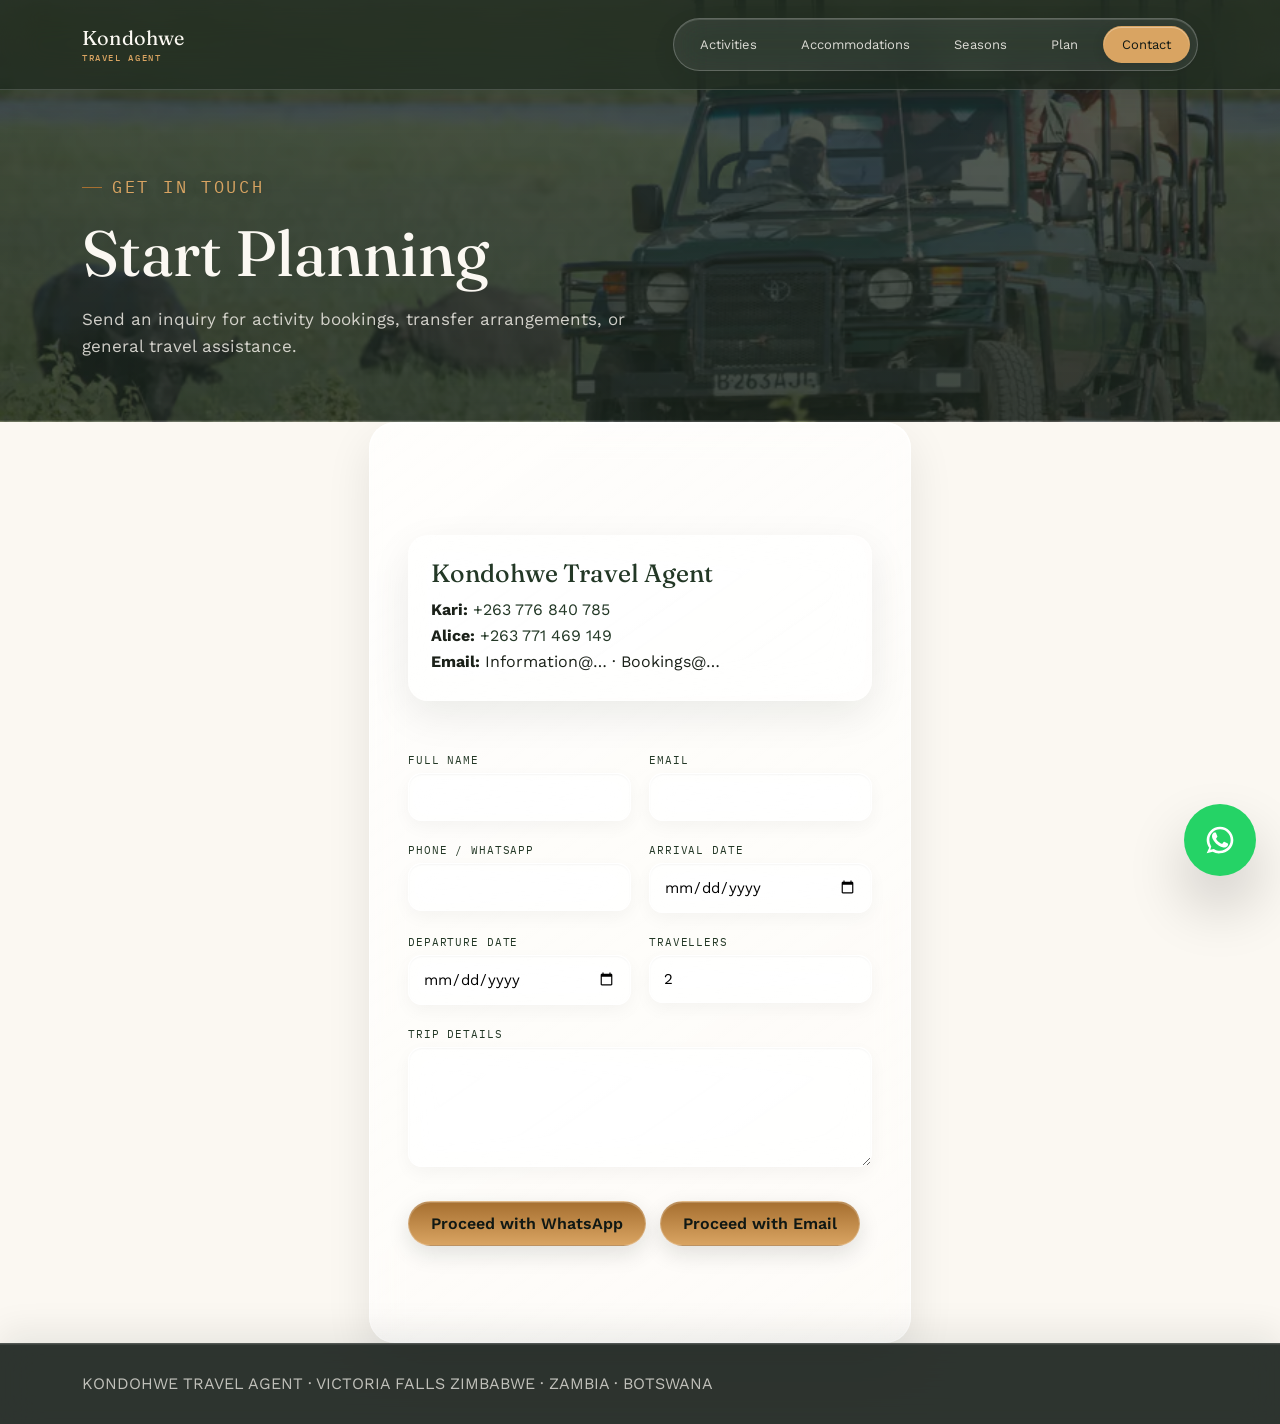
<file: contact.html>
<!DOCTYPE html>
<html lang="en">
<head>
<meta charset="UTF-8">
<meta name="viewport" content="width=device-width, initial-scale=1.0">
<link rel="preload" as="image" href="pictures/game drive.avif" fetchpriority="high">
<title>Kondohwe Travel Agent — Contact & Inquiries</title>
<link rel="preconnect" href="https://fonts.googleapis.com">
<link rel="preconnect" href="https://fonts.gstatic.com" crossorigin>
<link href="https://fonts.googleapis.com/css2?family=Fraunces:opsz,wght@9..144,300;9..144,450;9..144,600&family=Work+Sans:wght@400;500;600&family=IBM+Plex+Mono:wght@400;500&display=swap" rel="stylesheet">
<style>
:root{
  --ivory:#FBF8F2; --sand:#EFE6D4; --forest:#233826; --forest-2:#101814;
  --bronze:#A66F30; --bronze-light:#D9A462; --ink:#1b2119;
  --line-light: rgba(27,33,25,0.10); --line-dark: rgba(27,33,25,0.12);
  --glass: rgba(255,255,255,0.06);
}
*{box-sizing:border-box; margin:0; padding:0;}
body{ background:var(--ivory); color:var(--ink); font-family:'Work Sans', sans-serif; -webkit-font-smoothing:antialiased; }
h1,h2,h3{ font-family:'Fraunces', serif; font-weight:450; }
.wrap{ max-width:1180px; margin:0 auto; padding:0 32px; }
.eyebrow{ font-family:'IBM Plex Mono', monospace; font-size:11px; letter-spacing:0.16em; text-transform:uppercase; display:flex; align-items:center; gap:10px; color:var(--bronze); }
.eyebrow::before{ content:""; width:20px; height:1px; background:var(--bronze); }

/* HEADER & NAV */
header.nav{ position:fixed; top:0; left:0; right:0; z-index:100; background:rgba(26, 36, 28, 0.85); backdrop-filter:blur(10px); border-bottom:1px solid var(--line-dark); }
.nav-inner{ max-width:1180px; margin:0 auto; padding:18px 32px; display:flex; align-items:center; justify-content:space-between; }
.logo{ display:flex; flex-direction:column; line-height:1; text-decoration:none; }
.logo .name{ font-family:'Fraunces', serif; font-size:20px; color:var(--ivory); }
.logo .tag{ font-family:'IBM Plex Mono', monospace; font-size:9px; letter-spacing:0.16em; color:var(--bronze-light); margin-top:4px; text-transform:uppercase; }
nav.links{ display:flex; gap:34px; align-items:center; }
nav.links a{ font-size:13px; text-decoration:none; color:var(--ivory); opacity:0.85; padding:6px 0; border-bottom:1px solid transparent; transition:opacity .2s, border-color .2s; }
nav.links a:hover, nav.links a.active{ opacity:1; border-color:var(--bronze-light); }
nav.links a.cta{ opacity:1; background:var(--bronze); color:var(--forest-2); padding:10px 20px; font-family:'IBM Plex Mono', monospace; font-size:11px; text-transform:uppercase; font-weight:500; }
.hamburger{ display:none; flex-direction:column; justify-content:space-between; width:26px; height:18px; background:none; border:none; cursor:pointer; z-index:110; }
.hamburger span{ width:100%; height:2px; background:var(--ivory); transition:all 0.3s ease; }
.hamburger.open span:nth-child(1){ transform: translateY(8px) rotate(45deg); }
.hamburger.open span:nth-child(2){ opacity:0; }
.hamburger.open span:nth-child(3){ transform: translateY(-8px) rotate(-45deg); }
@media (max-width:860px){
  .hamburger{ display:flex; }
  nav.links{ position:fixed; top:0; right:-100%; width:80%; max-width:320px; height:100vh; background:var(--forest-2); flex-direction:column; justify-content:center; gap:28px; padding:40px; transition:right 0.35s ease; }
  nav.links.open{ right:0; }
  nav.links a{ font-size:16px; }
}

.page-head{
  padding:160px 0 60px;
  background:
    linear-gradient(180deg, rgba(26,36,28,0.72) 0%, rgba(26,36,28,0.84) 100%),
    url("pictures/game drive.avif") center/cover no-repeat;
  color:var(--ivory);
}
.page-head h1{ font-size:clamp(36px, 6vw, 64px); margin-top:12px; }
.page-head p{ color:rgba(251,248,241,0.8); max-width:600px; margin-top:14px; font-size:17px; line-height:1.6; }

.contact-sec{ padding:112px 0 96px; max-width:820px; margin:0 auto; }
form{ display:flex; flex-direction:column; gap:22px; }
.form-grid{ display:grid; grid-template-columns:repeat(2,minmax(0,1fr)); gap:22px 18px; }
.form-grid .form-group.full-width{ grid-column:1/-1; }
.form-group{ display:flex; flex-direction:column; gap:6px; }
label{ font-family:'IBM Plex Mono', monospace; font-size:11px; text-transform:uppercase; letter-spacing:0.08em; color:var(--forest); }
input, select, textarea{ width:100%; padding:14px; font-family:'Work Sans', sans-serif; font-size:15px; border:1px solid var(--line-light); background:var(--sand); outline:none; }
select{ appearance:auto; }
input:focus, select:focus, textarea:focus{ border-color:var(--bronze); }
button.btn-submit{ background:var(--forest); color:var(--ivory); font-family:'IBM Plex Mono', monospace; font-size:12px; letter-spacing:0.08em; text-transform:uppercase; padding:16px; border:none; cursor:pointer; font-weight:500; }
button.btn-submit:hover{ background:linear-gradient(180deg,var(--bronze-light),var(--bronze)); color:var(--forest-2); }
.button-row{ display:flex; flex-wrap:wrap; gap:14px; margin-top:12px; align-items:center; }
.agent-card{margin:0 0 52px;padding:22px;border:1px solid #ffffff4a;border-radius:20px;background:rgba(255,255,255,.32);backdrop-filter:blur(16px);box-shadow:0 14px 40px rgba(16,24,18,.08)}
.agent-card h2{font-size:25px;color:var(--forest);margin-bottom:12px}.agent-card p{margin:7px 0;color:var(--ink)}.agent-card a{color:var(--forest);text-decoration:none}.inquiry-context{display:none;margin-bottom:24px;padding:18px 20px;border-left:3px solid var(--bronze);border-radius:0 14px 14px 0;background:rgba(239,230,212,.7)}.inquiry-context h2{font-size:22px;margin-bottom:8px}.inquiry-context p{font-size:14px;line-height:1.6}.inquiry-context a{display:inline-block;margin:10px 12px 0 0;color:var(--forest);font-size:13px;text-underline-offset:3px}
  
  </style>
  <script>document.documentElement.classList.add('site-loading');</script>
  <link rel="stylesheet" href="styles.css">

<body class="site-page">

<header class="nav">
  <div class="nav-inner">
    <a href="index.html" class="logo">
      <span class="name">Kondohwe</span>
      <span class="tag">Travel Agent</span>
    </a>
    <button class="hamburger" id="hamburger-btn" aria-label="Toggle Menu">
      <span></span><span></span><span></span>
    </button>
    <nav class="links" id="nav-links">
      <a href="index.html">Activities</a>
      <a href="accommodations.html">Accommodations</a>
      <a href="seasons.html">Seasons</a>
      <a href="plan.html">Plan</a>
      <a href="contact.html" class="active">Contact</a>
    </nav>
  </div>
</header>

<section class="page-head">
  <div class="wrap">
    <p class="eyebrow" style="color:var(--bronze-light);">Get in Touch</p>
    <h1>Start Planning</h1>
    <p>Send an inquiry for activity bookings, transfer arrangements, or general travel assistance.</p>
  </div>
</section>

<div class="wrap contact-sec">
  <section class="agent-card" aria-label="Travel agent contacts">
    <h2>Kondohwe Travel Agent</h2>
    <p><strong>Kari:</strong> <a href="tel:+263776840785">+263 776 840 785</a></p>
    <p><strong>Alice:</strong> <a href="tel:+263771469149">+263 771 469 149</a></p>
    <p><strong>Email:</strong> <span id="agent-email-status">Information@… · Bookings@…</span></p>
  </section>
  <section class="inquiry-context" id="inquiry-context" aria-live="polite">
    <h2 id="inquiry-property"></h2>
    <p id="inquiry-details"></p>
  </section>
  <form id="inquiry-form">
    <div class="form-grid">
      <div class="form-group">
        <label for="name">Full Name</label>
        <input type="text" id="name" autocomplete="name" required>
      </div>
      <div class="form-group">
        <label for="email">Email</label>
        <input type="email" id="email" autocomplete="email" required>
      </div>
      <div class="form-group">
        <label for="phone">Phone / WhatsApp</label>
        <input type="tel" id="phone" autocomplete="tel" required>
      </div>
      <div class="form-group">
        <label for="arrival">Arrival Date</label>
        <input type="date" id="arrival" required>
      </div>
      <div class="form-group">
        <label for="departure">Departure Date</label>
        <input type="date" id="departure" required>
      </div>
      <div class="form-group">
        <label for="travellers">Travellers</label>
        <input type="number" id="travellers" min="1" max="30" value="2" required>
      </div>
      <div class="form-group full-width">
        <label for="message">Trip Details</label>
        <textarea id="message" rows="5" required></textarea>
      </div>
    </div>
    <div class="button-row">
      <button type="button" class="btn-submit" id="whatsapp-submit">Proceed with WhatsApp</button>
      <button type="button" class="btn-submit" id="email-submit">Proceed with Email</button>
    </div>
  </form>
</div>

<a href="https://wa.me/263776840785?text=Hello%20Victoria%20Falls%20team%2C%20I%20would%20like%20to%20ask%20about%20activity%20bookings%20and%20accommodation%20options." class="btn-whatsapp whatsapp-float" target="_blank" rel="noopener noreferrer" aria-label="Contact on WhatsApp"> 
  <svg viewBox="0 0 24 24" fill="none" xmlns="http://www.w3.org/2000/svg" aria-hidden="true">
    <path d="M17.472 14.382c-.297-.149-1.758-.867-2.03-.967-.272-.1-.47-.149-.67.149s-.767.967-.94 1.166c-.173.199-.347.223-.644.075-.297-.149-1.255-.462-2.39-1.475-.883-.788-1.48-1.761-1.653-2.059-.173-.297-.018-.458.13-.606.134-.133.297-.347.446-.52.149-.173.198-.298.298-.497.099-.199.05-.373-.025-.522-.075-.149-.67-1.612-.92-2.207-.242-.579-.487-.5-.67-.51l-.571-.01c-.199 0-.522.075-.796.373s-1.04 1.016-1.04 2.479 1.065 2.876 1.213 3.074c.149.198 2.096 3.2 5.077 4.487.709.306 1.262.489 1.694.626.712.226 1.36.194 1.872.118.571-.085 1.758-.719 2.006-1.413.248-.695.248-1.29.173-1.414-.075-.124-.272-.199-.57-.348z" fill="currentColor"/>
    <path fill-rule="evenodd" clip-rule="evenodd" d="M12.004 2.003C6.478 2.003 2.004 6.478 2.004 12c0 2.115.69 4.105 1.876 5.727L2 22l4.47-1.169A9.937 9.937 0 0 0 12.004 22c5.526 0 10.001-4.475 10.001-10S17.53 2.003 12.004 2.003zm0 18.03c-1.54 0-3.03-.403-4.312-1.165l-.308-.184-2.643.693.706-2.576-.2-.33A7.971 7.971 0 0 1 4.004 12c0-4.418 3.586-8.002 8-8.002 4.417 0 8.001 3.585 8.001 8.002 0 4.418-3.584 8.001-8.001 8.001z" fill="currentColor"/>
  </svg>
</a>
</div>

<footer>
  <div class="wrap footer-inner">
    <span>KONDOHWE TRAVEL AGENT · VICTORIA FALLS</span>
    <span>ZIMBABWE · ZAMBIA · BOTSWANA</span>
  </div>
</footer>

<script>
(function(){
  var btn = document.getElementById('hamburger-btn');
  var menu = document.getElementById('nav-links');
  if(btn && menu){
    btn.addEventListener('click', function(){ btn.classList.toggle('open'); menu.classList.toggle('open'); });
    menu.querySelectorAll('a').forEach(function(link){ link.addEventListener('click', function(){ btn.classList.remove('open'); menu.classList.remove('open'); }); });
  }
})();
</script>
<script>
(function(){
  var params=new URLSearchParams(location.search),property=params.get('property'),activity=params.get('activity'),details=params.get('details');
  var context=document.getElementById('inquiry-context');
  if(property||activity){var subject=activity||property;context.style.display='block';document.getElementById('inquiry-property').textContent='Inquiry about '+subject;var lines=(details||'').split('\n').filter(Boolean);document.getElementById('inquiry-details').textContent=lines.length?'Property information: '+lines.join(' '):activity?'Please share your preferred dates, group size and questions about this activity.':'Please share your travel dates and questions for this property.';document.getElementById('message').value=activity?'Hello, I would like to enquire about '+activity+'. Please share availability and help me plan this activity.':'Hello, I would like to enquire about '+property+'. Please share availability and help me plan this stay.';}
  var form = document.getElementById('inquiry-form');
  var requiredFields = ['name','email','phone','arrival','departure','travellers','message'];

  function gatherInquirySummary(){
    var summary = [];
    requiredFields.forEach(function(id){
      var field = document.getElementById(id);
      if (!field) return;
      var label = field.previousElementSibling ? field.previousElementSibling.textContent.trim() : id;
      summary.push(label + ': ' + (field.value || ''));
    });
    return summary.join('\n');
  }

  function validateForm(){
    var valid = true;
    requiredFields.forEach(function(id){
      var field = document.getElementById(id);
      if (!field || !field.value.trim()) {
        valid = false;
      }
    });
    return valid;
  }

  document.getElementById('whatsapp-submit').addEventListener('click', function(){
    if (!validateForm()) {
      alert('Please complete all required fields before continuing with WhatsApp.');
      return;
    }
    var text = encodeURIComponent('Hello Kondohwe Travel Agent,\n\n' + gatherInquirySummary());
    window.open('https://wa.me/263776840785?text=' + text, '_blank');
  });

  document.getElementById('email-submit').addEventListener('click', function(){
    if (!validateForm()) {
      alert('Please complete all required fields before continuing with email.');
      return;
    }
    var subject = encodeURIComponent('Travel inquiry from ' + document.getElementById('name').value.trim());
    var body = encodeURIComponent(gatherInquirySummary());
    window.location.href = 'mailto:info@kondohwe.com?subject=' + subject + '&body=' + body;
  });

  form.addEventListener('submit',function(e){e.preventDefault();});
})();
</script>
</body>
</html>
</file>
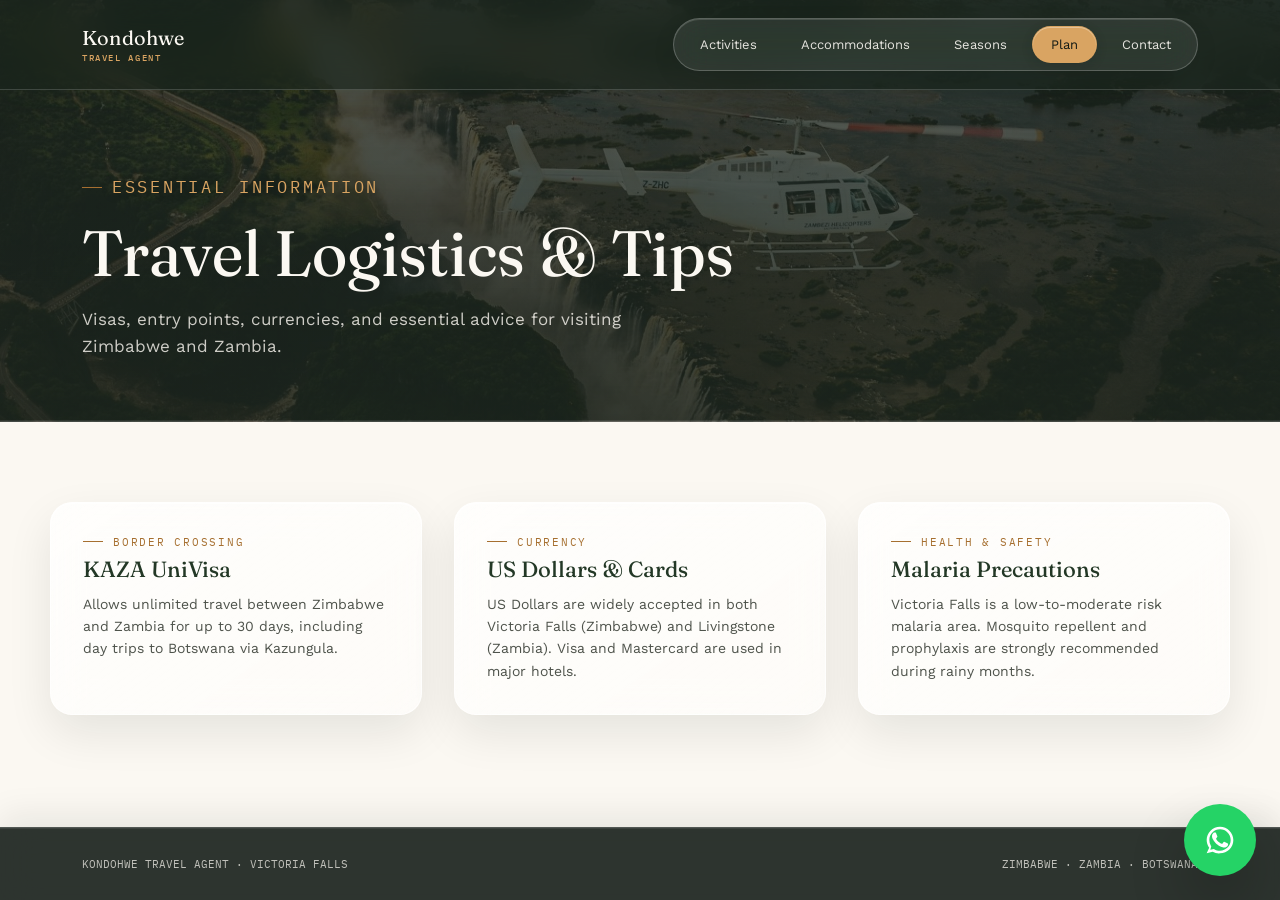
<file: plan.html>
<!DOCTYPE html>
<html lang="en">
<head>
<meta charset="UTF-8">
<meta name="viewport" content="width=device-width, initial-scale=1.0">
<link rel="preload" as="image" href="pictures/FLIGHT OF ANGELS.jpg" fetchpriority="high">
<title>Kondohwe Travel Agent — Plan Your Victoria Falls Trip</title>
<link rel="preconnect" href="https://fonts.googleapis.com">
<link rel="preconnect" href="https://fonts.gstatic.com" crossorigin>
<link href="https://fonts.googleapis.com/css2?family=Fraunces:opsz,wght@9..144,300;9..144,450;9..144,600&family=Work+Sans:wght@400;500;600&family=IBM+Plex+Mono:wght@400;500&display=swap" rel="stylesheet">
<style>
:root{
  --ivory:#FBF8F2; --sand:#EFE6D4; --forest:#233826; --forest-2:#101814;
  --bronze:#A66F30; --bronze-light:#D9A462; --ink:#1b2119;
  --line-light: rgba(27,33,25,0.10); --line-dark: rgba(27,33,25,0.12);
  --glass: rgba(255,255,255,0.06);
}
*{box-sizing:border-box; margin:0; padding:0;}
body{ background:var(--ivory); color:var(--ink); font-family:'Work Sans', sans-serif; -webkit-font-smoothing:antialiased; }
h1,h2,h3{ font-family:'Fraunces', serif; font-weight:450; }
.wrap{ max-width:1180px; margin:0 auto; padding:0 32px; }
.eyebrow{ font-family:'IBM Plex Mono', monospace; font-size:11px; letter-spacing:0.16em; text-transform:uppercase; display:flex; align-items:center; gap:10px; color:var(--bronze); }
.eyebrow::before{ content:""; width:20px; height:1px; background:var(--bronze); }

/* HEADER & NAV */
header.nav{ position:fixed; top:0; left:0; right:0; z-index:100; background:rgba(26, 36, 28, 0.85); backdrop-filter:blur(10px); border-bottom:1px solid var(--line-dark); }
.nav-inner{ max-width:1180px; margin:0 auto; padding:18px 32px; display:flex; align-items:center; justify-content:space-between; }
.logo{ display:flex; flex-direction:column; line-height:1; text-decoration:none; }
.logo .name{ font-family:'Fraunces', serif; font-size:20px; color:var(--ivory); }
.logo .tag{ font-family:'IBM Plex Mono', monospace; font-size:9px; letter-spacing:0.16em; color:var(--bronze-light); margin-top:4px; text-transform:uppercase; }
nav.links{ display:flex; gap:34px; align-items:center; }
nav.links a{ font-size:13px; text-decoration:none; color:var(--ivory); opacity:0.9; padding:6px 0; border-bottom:1px solid transparent; transition:opacity .2s, border-color .2s; }
nav.links a:hover, nav.links a.active{ opacity:1; border-color:var(--bronze-light); }
nav.links a.cta{ opacity:1; background:var(--bronze); color:var(--forest-2); padding:10px 20px; font-family:'IBM Plex Mono', monospace; font-size:11px; text-transform:uppercase; font-weight:500; }
  nav.links a.cta{ box-shadow:0 8px 24px rgba(0,0,0,0.12); }
.hamburger{ display:none; flex-direction:column; justify-content:space-between; width:26px; height:18px; background:none; border:none; cursor:pointer; z-index:110; }
.hamburger span{ width:100%; height:2px; background:var(--ivory); transition:all 0.3s ease; }
.hamburger.open span:nth-child(1){ transform: translateY(8px) rotate(45deg); }
.hamburger.open span:nth-child(2){ opacity:0; }
.hamburger.open span:nth-child(3){ transform: translateY(-8px) rotate(-45deg); }
@media (max-width:860px){
  .hamburger{ display:flex; }
  nav.links{ position:fixed; top:0; right:-100%; width:80%; max-width:320px; height:100vh; background:var(--forest-2); flex-direction:column; justify-content:center; gap:28px; padding:40px; transition:right 0.35s ease; }
  nav.links.open{ right:0; }
  nav.links a{ font-size:16px; }
}

.page-head{
  padding:160px 0 60px;
  background:
    linear-gradient(180deg, rgba(26,36,28,0.72) 0%, rgba(26,36,28,0.84) 100%),
    url("pictures/FLIGHT OF ANGELS.jpg") center/cover no-repeat;
  color:var(--ivory);
}
.page-head h1{ font-size:clamp(36px, 6vw, 64px); margin-top:12px; }
.page-head p{ color:rgba(251,248,241,0.8); max-width:600px; margin-top:14px; font-size:17px; line-height:1.6; }

.plan-grid{ display:grid; grid-template-columns:repeat(auto-fit, minmax(320px, 1fr)); gap:32px; padding:80px 0; }
.plan-item{ background:var(--sand); padding:32px; border:1px solid var(--line-light); }
.plan-item h3{ font-size:22px; color:var(--forest); margin-top:10px; }
.plan-item p{ font-size:14px; line-height:1.6; color:rgba(34,40,31,0.8); margin-top:10px; }

@media (max-width:720px){
  .plan-grid{ grid-template-columns:1fr; gap:20px; padding:36px 0 48px; }
  .plan-item{ padding:24px 20px; }
}

.footer{ background:var(--forest-2); color:rgba(251,248,241,0.55); padding:32px 0; border-top:1px solid var(--line-dark); }
.footer-inner{ display:flex; justify-content:space-between; align-items:center; flex-wrap:wrap; gap:14px; font-family:'IBM Plex Mono', monospace; font-size:11px; }

  
</style>
<link rel="stylesheet" href="styles.css">
</head>
<body class="site-page">

<header class="nav">
  <div class="nav-inner">
    <a href="index.html" class="logo">
      <span class="name">Kondohwe</span>
      <span class="tag">Travel Agent</span>
    </a>
    <button class="hamburger" id="hamburger-btn" aria-label="Toggle Menu">
      <span></span><span></span><span></span>
    </button>
    <nav class="links" id="nav-links">
      <a href="index.html">Activities</a>
      <a href="accommodations.html">Accommodations</a>
      <a href="seasons.html">Seasons</a>
      <a href="plan.html" class="active">Plan</a>
      <a href="contact.html">Contact</a>
    </nav>
  </div>
</header>

<section class="page-head">
  <div class="wrap">
      <p class="eyebrow" style="color:var(--bronze-light);">Essential Information</p>
      <h1>Travel Logistics & Tips</h1>
      <p>Visas, entry points, currencies, and essential advice for visiting Zimbabwe and Zambia.</p>
  </div>
</section>

<div class="wrap plan-grid">
  <div class="plan-item">
    <span class="eyebrow">Border Crossing</span>
    <h3>KAZA UniVisa</h3>
    <p>Allows unlimited travel between Zimbabwe and Zambia for up to 30 days, including day trips to Botswana via Kazungula.</p>
  </div>
  <div class="plan-item">
    <span class="eyebrow">Currency</span>
    <h3>US Dollars & Cards</h3>
    <p>US Dollars are widely accepted in both Victoria Falls (Zimbabwe) and Livingstone (Zambia). Visa and Mastercard are used in major hotels.</p>
  </div>
  <div class="plan-item">
    <span class="eyebrow">Health & Safety</span>
    <h3>Malaria Precautions</h3>
    <p>Victoria Falls is a low-to-moderate risk malaria area. Mosquito repellent and prophylaxis are strongly recommended during rainy months.</p>
  </div>
</div>

<footer>
  <div class="wrap footer-inner">
    <span>KONDOHWE TRAVEL AGENT · VICTORIA FALLS</span>
    <span>ZIMBABWE · ZAMBIA · BOTSWANA</span>
  </div>
</footer>

<script>
(function(){
  var btn = document.getElementById('hamburger-btn');
  var menu = document.getElementById('nav-links');
  if(btn && menu){
    btn.addEventListener('click', function(){ btn.classList.toggle('open'); menu.classList.toggle('open'); });
    menu.querySelectorAll('a').forEach(function(link){ link.addEventListener('click', function(){ btn.classList.remove('open'); menu.classList.remove('open'); }); });
  }
})();
</script>
<a href="https://wa.me/263776840785?text=Hello%20Victoria%20Falls%20team%2C%20I%20would%20like%20to%20ask%20about%20activity%20bookings%20and%20accommodation%20options." class="btn-whatsapp whatsapp-float" target="_blank" rel="noopener noreferrer" aria-label="Contact on WhatsApp">
  <svg viewBox="0 0 24 24" fill="none" xmlns="http://www.w3.org/2000/svg" aria-hidden="true">
    <path d="M17.472 14.382c-.297-.149-1.758-.867-2.03-.967-.272-.1-.47-.149-.67.149s-.767.967-.94 1.166c-.173.199-.347.223-.644.075-.297-.149-1.255-.462-2.39-1.475-.883-.788-1.48-1.761-1.653-2.059-.173-.297-.018-.458.13-.606.134-.133.297-.347.446-.52.149-.173.198-.298.298-.497.099-.199.05-.373-.025-.522-.075-.149-.67-1.612-.92-2.207-.242-.579-.487-.5-.67-.51l-.571-.01c-.199 0-.522.075-.796.373s-1.04 1.016-1.04 2.479 1.065 2.876 1.213 3.074c.149.198 2.096 3.2 5.077 4.487.709.306 1.262.489 1.694.626.712.226 1.36.194 1.872.118.571-.085 1.758-.719 2.006-1.413.248-.695.248-1.29.173-1.414-.075-.124-.272-.199-.57-.348z" fill="currentColor"/>
    <path fill-rule="evenodd" clip-rule="evenodd" d="M12.004 2.003C6.478 2.003 2.004 6.478 2.004 12c0 2.115.69 4.105 1.876 5.727L2 22l4.47-1.169A9.937 9.937 0 0 0 12.004 22c5.526 0 10.001-4.475 10.001-10S17.53 2.003 12.004 2.003zm0 18.03c-1.54 0-3.03-.403-4.312-1.165l-.308-.184-2.643.693.706-2.576-.2-.33A7.971 7.971 0 0 1 4.004 12c0-4.418 3.586-8.002 8-8.002 4.417 0 8.001 3.585 8.001 8.002 0 4.418-3.584 8.001-8.001 8.001z" fill="currentColor"/>
  </svg>
</a>
</body>
</html>
</file>
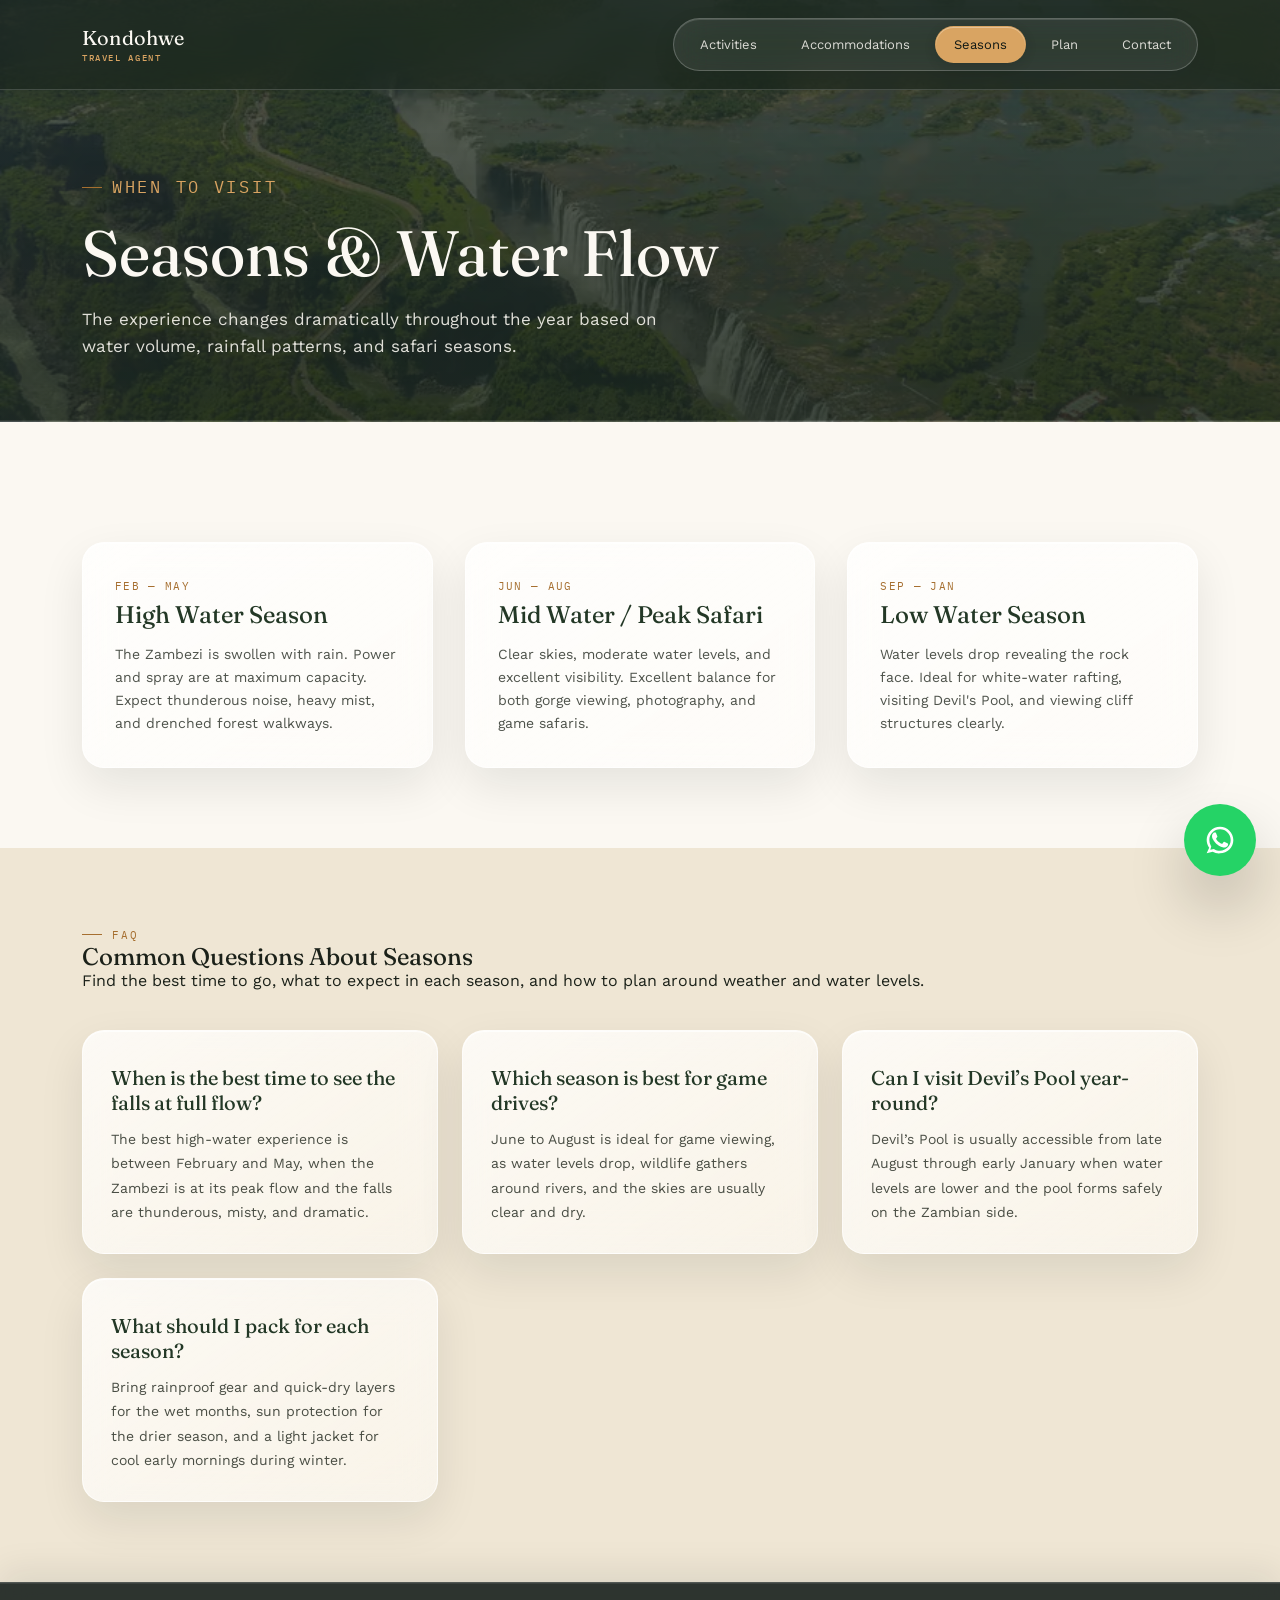
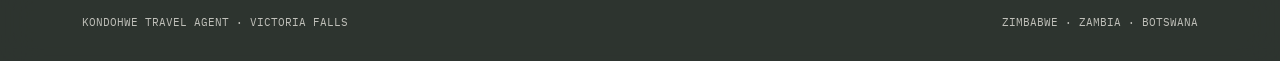
<file: seasons.html>
<!DOCTYPE html>
<html lang="en">
<head>
<meta charset="UTF-8">
<meta name="viewport" content="width=device-width, initial-scale=1.0">
<link rel="preload" as="image" href="pictures/VIC FALSS  BACKGROUND.avif" fetchpriority="high">
<title>Kondohwe Travel Agent — Victoria Falls Seasonal Guide</title>
<link rel="preconnect" href="https://fonts.googleapis.com">
<link rel="preconnect" href="https://fonts.gstatic.com" crossorigin>
<link href="https://fonts.googleapis.com/css2?family=Fraunces:opsz,wght@9..144,300;9..144,450;9..144,600&family=Work+Sans:wght@400;500;600&family=IBM+Plex+Mono:wght@400;500&display=swap" rel="stylesheet">
<style>
:root{
  --ivory:#FBF8F2; --sand:#EFE6D4; --forest:#233826; --forest-2:#101814;
  --bronze:#A66F30; --bronze-light:#D9A462; --ink:#1b2119;
  --line-light: rgba(27,33,25,0.10); --line-dark: rgba(27,33,25,0.12);
  --glass: rgba(255,255,255,0.06);
}
*{box-sizing:border-box; margin:0; padding:0;}
body{ background:var(--ivory); color:var(--ink); font-family:'Work Sans', sans-serif; -webkit-font-smoothing:antialiased; }
h1,h2,h3{ font-family:'Fraunces', serif; font-weight:450; }
.wrap{ max-width:1180px; margin:0 auto; padding:0 32px; }
.eyebrow{ font-family:'IBM Plex Mono', monospace; font-size:11px; letter-spacing:0.16em; text-transform:uppercase; display:flex; align-items:center; gap:10px; color:var(--bronze); }
.eyebrow::before{ content:""; width:20px; height:1px; background:var(--bronze); }

/* HEADER & NAV */
header.nav{ position:fixed; top:0; left:0; right:0; z-index:100; background:rgba(26, 36, 28, 0.85); backdrop-filter:blur(10px); border-bottom:1px solid var(--line-dark); }
.nav-inner{ max-width:1180px; margin:0 auto; padding:18px 32px; display:flex; align-items:center; justify-content:space-between; }
.logo{ display:flex; flex-direction:column; line-height:1; text-decoration:none; }
.logo .name{ font-family:'Fraunces', serif; font-size:20px; color:var(--ivory); }
.logo .tag{ font-family:'IBM Plex Mono', monospace; font-size:9px; letter-spacing:0.16em; color:var(--bronze-light); margin-top:4px; text-transform:uppercase; }
nav.links{ display:flex; gap:34px; align-items:center; }
nav.links a{ font-size:13px; text-decoration:none; color:var(--ivory); opacity:0.85; padding:6px 0; border-bottom:1px solid transparent; transition:opacity .2s, border-color .2s; }
nav.links a:hover, nav.links a.active{ opacity:1; border-color:var(--bronze-light); }
nav.links a.cta{ opacity:1; background:var(--bronze); color:var(--forest-2); padding:10px 20px; font-family:'IBM Plex Mono', monospace; font-size:11px; text-transform:uppercase; font-weight:500; }
.hamburger{ display:none; flex-direction:column; justify-content:space-between; width:26px; height:18px; background:none; border:none; cursor:pointer; z-index:110; }
.hamburger span{ width:100%; height:2px; background:var(--ivory); transition:all 0.3s ease; }
.hamburger.open span:nth-child(1){ transform: translateY(8px) rotate(45deg); }
.hamburger.open span:nth-child(2){ opacity:0; }
.hamburger.open span:nth-child(3){ transform: translateY(-8px) rotate(-45deg); }
@media (max-width:860px){
  .hamburger{ display:flex; }
  nav.links{ position:fixed; top:0; right:-100%; width:80%; max-width:320px; height:100vh; background:var(--forest-2); flex-direction:column; justify-content:center; gap:28px; padding:40px; transition:right 0.35s ease; }
  nav.links.open{ right:0; }
  nav.links a{ font-size:16px; }
}

.page-head{
  padding:160px 0 60px;
  background:
    linear-gradient(180deg, rgba(26,36,28,0.72) 0%, rgba(26,36,28,0.84) 100%),
    url("pictures/VIC FALSS  BACKGROUND.avif") center/cover no-repeat;
  color:var(--ivory);
}
.page-head h1{ font-size:clamp(36px, 6vw, 64px); margin-top:12px; }
.page-head p{ color:rgba(251,248,241,0.88); max-width:600px; margin-top:14px; font-size:17px; line-height:1.6; }

.content-sec{ padding:80px 0; background:var(--ivory); }
.season-grid{ display:grid; grid-template-columns:repeat(auto-fit, minmax(300px, 1fr)); gap:32px; margin-top:40px; }
.season-card{ background:var(--sand); padding:32px; border:1px solid var(--line-light); }
.season-card h3{ font-size:24px; color:var(--forest); margin-top:8px; }
.season-card .months{ font-family:'IBM Plex Mono', monospace; font-size:11px; color:var(--bronze); text-transform:uppercase; letter-spacing:0.1em; }
.season-card p{ margin-top:14px; font-size:14px; line-height:1.65; color:rgba(34,40,31,0.8); }

.faq-section{ padding:80px 0; background:var(--sand); }
.faq-section .section-head{ margin-bottom:40px; }
.faq-grid{ display:grid; grid-template-columns:repeat(auto-fit, minmax(280px, 1fr)); gap:24px; }
.faq-card{ background:var(--ivory); padding:28px; border:1px solid var(--line-light); border-radius:16px; }
.faq-card{ box-shadow:0 18px 40px rgba(16,18,14,0.04); }
.faq-card h3{ font-size:20px; color:var(--forest); margin-top:8px; }
.faq-card p{ margin-top:12px; font-size:14px; line-height:1.75; color:rgba(34,40,31,0.82); }

footer{ background:var(--forest-2); color:rgba(251,248,241,0.55); padding:32px 0; border-top:1px solid var(--line-dark); }
.footer-inner{ display:flex; justify-content:space-between; align-items:center; flex-wrap:wrap; gap:14px; font-family:'IBM Plex Mono', monospace; font-size:11px; }

  
    </style>
    <link rel="stylesheet" href="styles.css">
</head>
<body>

<header class="nav">
  <div class="nav-inner">
    <a href="index.html" class="logo">
      <span class="name">Kondohwe</span>
      <span class="tag">Travel Agent</span>
    </a>
    <button class="hamburger" id="hamburger-btn" aria-label="Toggle Menu">
      <span></span><span></span><span></span>
    </button>
    <nav class="links" id="nav-links">
      <a href="index.html">Activities</a>
      <a href="accommodations.html">Accommodations</a>
      <a href="seasons.html" class="active">Seasons</a>
      <a href="plan.html">Plan</a>
      <a href="contact.html">Contact</a>
    </nav>
  </div>
</header>

<section class="page-head">
  <div class="wrap">
    <p class="eyebrow" style="color:var(--bronze-light);">When to Visit</p>
    <h1>Seasons & Water Flow</h1>
    <p>The experience changes dramatically throughout the year based on water volume, rainfall patterns, and safari seasons.</p>
  </div>
</section>

<section class="content-sec">
  <div class="wrap">
    <div class="season-grid">
      <div class="season-card">
        <span class="months">Feb — May</span>
        <h3>High Water Season</h3>
        <p>The Zambezi is swollen with rain. Power and spray are at maximum capacity. Expect thunderous noise, heavy mist, and drenched forest walkways.</p>
      </div>
      <div class="season-card">
        <span class="months">Jun — Aug</span>
        <h3>Mid Water / Peak Safari</h3>
        <p>Clear skies, moderate water levels, and excellent visibility. Excellent balance for both gorge viewing, photography, and game safaris.</p>
      </div>
      <div class="season-card">
        <span class="months">Sep — Jan</span>
        <h3>Low Water Season</h3>
        <p>Water levels drop revealing the rock face. Ideal for white-water rafting, visiting Devil's Pool, and viewing cliff structures clearly.</p>
      </div>
    </div>
  </div>
</section>

<section class="faq-section">
  <div class="wrap">
    <div class="section-head">
      <p class="eyebrow" style="color:var(--bronze);">FAQ</p>
      <h2>Common Questions About Seasons</h2>
      <p>Find the best time to go, what to expect in each season, and how to plan around weather and water levels.</p>
    </div>
    <div class="faq-grid">
      <div class="faq-card">
        <h3>When is the best time to see the falls at full flow?</h3>
        <p>The best high-water experience is between February and May, when the Zambezi is at its peak flow and the falls are thunderous, misty, and dramatic.</p>
      </div>
      <div class="faq-card">
        <h3>Which season is best for game drives?</h3>
        <p>June to August is ideal for game viewing, as water levels drop, wildlife gathers around rivers, and the skies are usually clear and dry.</p>
      </div>
      <div class="faq-card">
        <h3>Can I visit Devil’s Pool year-round?</h3>
        <p>Devil’s Pool is usually accessible from late August through early January when water levels are lower and the pool forms safely on the Zambian side.</p>
      </div>
      <div class="faq-card">
        <h3>What should I pack for each season?</h3>
        <p>Bring rainproof gear and quick-dry layers for the wet months, sun protection for the drier season, and a light jacket for cool early mornings during winter.</p>
      </div>
    </div>
  </div>
</section>

<footer>
  <div class="wrap footer-inner">
    <span>KONDOHWE TRAVEL AGENT · VICTORIA FALLS</span>
    <span>ZIMBABWE · ZAMBIA · BOTSWANA</span>
  </div>
</footer>

<script>
(function(){
  var btn = document.getElementById('hamburger-btn');
  var menu = document.getElementById('nav-links');
  if(btn && menu){
    btn.addEventListener('click', function(){ btn.classList.toggle('open'); menu.classList.toggle('open'); });
    menu.querySelectorAll('a').forEach(function(link){ link.addEventListener('click', function(){ btn.classList.remove('open'); menu.classList.remove('open'); }); });
  }

})();
</script>
<a href="https://wa.me/263776840785?text=Hello%20Victoria%20Falls%20team%2C%20I%20would%20like%20to%20ask%20about%20activity%20bookings%20and%20accommodation%20options." class="btn-whatsapp whatsapp-float" target="_blank" rel="noopener noreferrer" aria-label="Contact on WhatsApp">
  <svg viewBox="0 0 24 24" fill="none" xmlns="http://www.w3.org/2000/svg" aria-hidden="true">
    <path d="M17.472 14.382c-.297-.149-1.758-.867-2.03-.967-.272-.1-.47-.149-.67.149s-.767.967-.94 1.166c-.173.199-.347.223-.644.075-.297-.149-1.255-.462-2.39-1.475-.883-.788-1.48-1.761-1.653-2.059-.173-.297-.018-.458.13-.606.134-.133.297-.347.446-.52.149-.173.198-.298.298-.497.099-.199.05-.373-.025-.522-.075-.149-.67-1.612-.92-2.207-.242-.579-.487-.5-.67-.51l-.571-.01c-.199 0-.522.075-.796.373s-1.04 1.016-1.04 2.479 1.065 2.876 1.213 3.074c.149.198 2.096 3.2 5.077 4.487.709.306 1.262.489 1.694.626.712.226 1.36.194 1.872.118.571-.085 1.758-.719 2.006-1.413.248-.695.248-1.29.173-1.414-.075-.124-.272-.199-.57-.348z" fill="currentColor"/>
    <path fill-rule="evenodd" clip-rule="evenodd" d="M12.004 2.003C6.478 2.003 2.004 6.478 2.004 12c0 2.115.69 4.105 1.876 5.727L2 22l4.47-1.169A9.937 9.937 0 0 0 12.004 22c5.526 0 10.001-4.475 10.001-10S17.53 2.003 12.004 2.003zm0 18.03c-1.54 0-3.03-.403-4.312-1.165l-.308-.184-2.643.693.706-2.576-.2-.33A7.971 7.971 0 0 1 4.004 12c0-4.418 3.586-8.002 8-8.002 4.417 0 8.001 3.585 8.001 8.002 0 4.418-3.584 8.001-8.001 8.001z" fill="currentColor"/>
  </svg>
</a>
</body>
</html>
</file>
<file: styles.css>
/* Shared site styles - centralized
   Contains premium button styles, WhatsApp floating button, and CTA nav styles.
*/
:root{
  --ivory:#FBF8F2; --sand:#EFE6D4; --forest:#233826; --forest-2:#101814;
  --bronze:#A66F30; --bronze-light:#D9A462; --ink:#1b2119;
}
.site-page{
  min-height:100vh;
  display:flex;
  flex-direction:column;
}
.site-page footer{
  width:100%;
  margin-top:auto;
  padding:28px 0;
}
.site-page .footer-inner{
  color:rgba(251,248,241,0.72);
  line-height:1.5;
}

/* Buttons */
.btn{
  font-family:'IBM Plex Mono', monospace;
  font-size:12px; letter-spacing:0.08em; text-transform:uppercase;
  padding:12px 24px; cursor:pointer; text-decoration:none;
  display:inline-flex; align-items:center; gap:10px; border-radius:10px;
  transition:transform .15s ease, background .25s ease, box-shadow .2s ease; border:1px solid transparent;
}
.btn:hover{ transform:translateY(-3px); box-shadow:0 18px 40px rgba(16,18,14,0.12); }
.btn-primary{ background: linear-gradient(180deg, var(--bronze) 0%, var(--bronze-light) 100%); color:var(--forest-2); font-weight:600; letter-spacing:0.12em; box-shadow:0 12px 36px rgba(166,111,48,0.14); }
.btn-primary:hover{ transform:translateY(-4px); box-shadow:0 18px 50px rgba(16,18,14,0.18); }
.btn-book{ background:transparent; border:1px solid rgba(27,33,25,0.08); color:var(--forest); padding:12px 22px; border-radius:10px; }
.btn-ghost{ border:1px solid rgba(27,33,25,0.06); color:var(--forest); background:transparent; }
button.btn-submit{ all:unset; display:inline-flex; align-items:center; justify-content:center; padding:12px 22px; border-radius:10px; background:linear-gradient(180deg,var(--bronze),var(--bronze-light)); color:var(--forest-2); font-weight:600; cursor:pointer; box-shadow:0 12px 36px rgba(166,111,48,0.14); }

/* Nav CTA */
nav.links a.cta{ opacity:1; background: linear-gradient(180deg,var(--bronze),var(--bronze-light)); color:var(--forest-2); padding:10px 18px; border-radius:8px; font-family:'IBM Plex Mono', monospace; font-size:11px; text-transform:uppercase; font-weight:500; border-bottom:none; }
nav.links a.cta:hover{ background:var(--bronze-light); }

/* Hero context: ensure buttons are visible on dark hero overlays */
.hero .btn{ padding:16px 30px; border-radius:8px; }
.hero .btn-book{ background:transparent; border:1px solid rgba(255,255,255,0.12); color:var(--ivory); }
.hero .btn-ghost{ border-color:rgba(255,255,255,0.12); color:var(--ivory); background:transparent; }

/* WhatsApp floating button */
.btn-whatsapp{ display:inline-flex; align-items:center; justify-content:center; width:72px; height:72px; border-radius:50%; border:none; cursor:pointer; background:#25D366; color:#fff; font-family:'IBM Plex Mono', monospace; font-size:14px; text-transform:none; text-decoration:none; padding:0; box-shadow:0 30px 60px rgba(0,0,0,0.20); animation:whatsapp-bounce 2.5s ease-in-out infinite; }
.btn-whatsapp svg{ width:32px; height:32px; }
.btn-whatsapp:hover{ background:#1ebe5d; }
.whatsapp-float{ position:fixed; right:24px; bottom:24px; z-index:120; }
@keyframes whatsapp-bounce{ 0%,100%{ transform:translateY(0); } 15%{ transform:translateY(-6px); } 40%{ transform:translateY(0); } 65%{ transform:translateY(-3px); } 85%{ transform:translateY(0); } }

/* Card polish — make square corners look premium across site */
.season-card,
.plan-item,
.accom-card,
.exp-card,
.faq-card,
.custom-qa-card,
.accom-card,
.exp-card .exp-body,
.accom-card .accom-body{
  border-radius:16px;
  box-shadow:0 20px 40px rgba(16,18,14,0.06);
  border:1px solid rgba(16,18,14,0.06);
  overflow:hidden;
  background-clip: padding-box;
}

/* Accommodations page specific styles */
.accom-grid{ display:grid; grid-template-columns:repeat(auto-fill,minmax(300px,1fr)); gap:28px; padding:48px 0; }
.accom-grid h2{ grid-column:1/-1; text-align:center; margin:0 0 18px; font-size:clamp(20px,2vw,24px); color:var(--forest); }
.accom-card{ display:flex; flex-direction:column; background:linear-gradient(180deg,var(--ivory),#fff); border-radius:14px; overflow:hidden; transition:transform .28s ease, box-shadow .28s ease; }
.accom-card:hover{ transform:translateY(-8px); box-shadow:0 30px 70px rgba(16,18,14,0.08); }
.accom-media{ height:200px; background-size:cover; background-position:center; position:relative; }
.accom-media::after{ content:""; position:absolute; inset:0; background:linear-gradient(180deg, rgba(0,0,0,0) 40%, rgba(0,0,0,0.08) 100%); }
.accom-body{ padding:20px 22px 24px; display:flex; flex-direction:column; gap:10px; }
.accom-title{ font-family:'Fraunces', serif; font-size:20px; color:var(--forest); margin-bottom:6px; }
.accom-desc{ color:rgba(27,33,25,0.8); line-height:1.6; font-size:14px; }
.accom-meta{ display:flex; gap:8px; align-items:center; }
.accom-meta .badge{ padding:6px 10px; border-radius:999px; background:linear-gradient(180deg,var(--sand),var(--sand-2)); color:var(--forest); font-family:'IBM Plex Mono', monospace; font-size:11px; }
.accom-actions{ margin-top:12px; display:flex; align-items:center; justify-content:space-between; gap:12px; }
.accom-actions .cta{ background: linear-gradient(180deg,var(--bronze),var(--bronze-light)); color:var(--forest-2); padding:10px 16px; border-radius:8px; text-decoration:none; box-shadow:0 10px 30px rgba(166,111,48,0.08); }
.accom-actions .small{ color:rgba(27,33,25,0.6); font-size:13px; }

@media (max-width:760px){
  .accom-grid{ grid-template-columns:1fr; padding:28px 0; }
  .accom-media{ height:160px; }
}

/* Slightly lift title and add comfortable inner spacing */
.season-card h3,
.plan-item h3,
.accom-title,
.faq-card h3{
  margin-top:6px;
}

/* Make badge area subtle and premium */
.season-card .months,
.accom-meta .badge{
  background:transparent;
  color:var(--bronze);
  letter-spacing:0.12em;
}
.logo{
  display:flex;
  flex-direction:column;
  line-height:1;
  text-decoration:none;
}
.logo .name{
  font-family:'Fraunces',serif;
  font-size:20px;
  letter-spacing:.01em;
  color:var(--ivory);
}
.logo .tag{
  margin-top:5px;
  color:var(--bronze-light);
  font:500 9px/1 'IBM Plex Mono',monospace;
  letter-spacing:.18em;
  text-transform:uppercase;
}

/* Sitewide liquid glass navigation and pill controls */
header.nav{
  background:rgba(26,36,28,0.68);
  -webkit-backdrop-filter:blur(18px) saturate(145%);
  backdrop-filter:blur(18px) saturate(145%);
  border-bottom:1px solid rgba(255,255,255,0.16);
  box-shadow:0 10px 34px rgba(16,24,20,0.12);
}
nav.links{
  gap:6px;
  padding:7px;
  border:1px solid rgba(255,255,255,0.22);
  border-radius:999px;
  background:rgba(255,255,255,0.09);
  box-shadow:inset 0 1px 0 rgba(255,255,255,0.14), 0 8px 24px rgba(16,24,20,0.08);
  -webkit-backdrop-filter:blur(18px) saturate(145%);
  backdrop-filter:blur(18px) saturate(145%);
}
nav.links a,
nav.links a:hover,
nav.links a.active{
  border:1px solid transparent;
  border-radius:999px;
  padding:10px 18px;
  transition:background .22s ease, color .22s ease, transform .22s ease, box-shadow .22s ease;
}
nav.links a:hover{ background:rgba(255,255,255,0.12); }
nav.links a.active:not(.cta){
  background:var(--bronze-light);
  color:var(--forest-2);
  box-shadow:0 3px 12px rgba(16,24,20,0.14), inset 0 1px 0 rgba(255,255,255,0.32);
}
nav.links a.cta,
nav.links a.cta:hover,
nav.links a.cta.active{
  border:1px solid rgba(255,255,255,0.24);
  border-radius:999px;
  padding:10px 20px;
  background:linear-gradient(180deg,var(--bronze),var(--bronze-light));
  color:var(--forest-2);
  box-shadow:0 5px 16px rgba(16,24,20,0.14), inset 0 1px 0 rgba(255,255,255,0.24);
}
.btn,
button.btn-submit,
.accom-actions .cta,
button:not(.hamburger):not(.activity-modal-close){
  border-radius:999px;
  transition:transform .2s ease, box-shadow .2s ease, background .2s ease;
}
.btn,
button.btn-submit,
.accom-actions .cta{
  border:1px solid rgba(255,255,255,0.24);
  box-shadow:0 8px 22px rgba(16,24,20,0.12), inset 0 1px 0 rgba(255,255,255,0.2);
}
.btn:hover,
button.btn-submit:hover,
.accom-actions .cta:hover,
button:not(.hamburger):not(.activity-modal-close):hover{
  transform:translateY(-2px);
  box-shadow:0 12px 28px rgba(16,24,20,0.16), inset 0 1px 0 rgba(255,255,255,0.24);
}
.btn-ghost,
.btn-book{
  background:rgba(255,255,255,0.12);
  -webkit-backdrop-filter:blur(12px) saturate(135%);
  backdrop-filter:blur(12px) saturate(135%);
}
.btn-whatsapp,
.hamburger,
button.activity-modal-close{ border-radius:50%; }

@media (max-width:860px){
  nav.links{
    gap:18px;
    padding:40px;
    border-radius:24px 0 0 24px;
    border:1px solid rgba(255,255,255,0.18);
    background:rgba(16,24,20,0.9);
  }
  nav.links a,
  nav.links a:hover,
  nav.links a.active{ padding:12px 22px; }
}

/* Extend the glass finish to the site's content surfaces */
.season-card,
.plan-item,
.accom-card,
.exp-card,
.faq-card,
.custom-qa-card,
.custom-qa-response,
.contact-sec,
.activity-modal-content{
  background:linear-gradient(145deg,rgba(255,255,255,0.78),rgba(255,255,255,0.54));
  border:1px solid rgba(255,255,255,0.68);
  box-shadow:0 18px 46px rgba(16,24,20,0.09), inset 0 1px 0 rgba(255,255,255,0.72);
  -webkit-backdrop-filter:blur(18px) saturate(135%);
  backdrop-filter:blur(18px) saturate(135%);
}
.season-card,
.plan-item,
.faq-card,
.custom-qa-card,
.custom-qa-response{
  border-radius:22px;
  transition:transform .25s ease, box-shadow .25s ease, border-color .25s ease;
}
.season-card:hover,
.plan-item:hover,
.faq-card:hover,
.custom-qa-card:hover{
  transform:translateY(-4px);
  border-color:rgba(255,255,255,0.9);
  box-shadow:0 24px 54px rgba(16,24,20,0.12), inset 0 1px 0 rgba(255,255,255,0.82);
}
.exp-card,
.accom-card{
  background:linear-gradient(155deg,rgba(255,255,255,0.86),rgba(255,255,255,0.62));
  border-color:rgba(255,255,255,0.72);
  -webkit-backdrop-filter:blur(16px) saturate(135%);
  backdrop-filter:blur(16px) saturate(135%);
}
.exp-body,
.accom-body{ background:linear-gradient(145deg,rgba(255,255,255,0.52),rgba(255,255,255,0.24)); }
.contact-sec{
  border-radius:26px;
  padding:112px 38px 96px;
}
input,
select,
textarea,
.custom-qa-card input,
.custom-qa-card textarea{
  border-radius:14px;
  background:rgba(255,255,255,0.62);
  border:1px solid rgba(255,255,255,0.82);
  box-shadow:inset 0 1px 2px rgba(16,24,20,0.04), 0 6px 18px rgba(16,24,20,0.04);
  -webkit-backdrop-filter:blur(12px) saturate(125%);
  backdrop-filter:blur(12px) saturate(125%);
  transition:border-color .2s ease, box-shadow .2s ease, background .2s ease;
}
input:focus,
select:focus,
textarea:focus,
.custom-qa-card input:focus,
.custom-qa-card textarea:focus{
  background:rgba(255,255,255,0.82);
  border-color:var(--bronze-light);
  box-shadow:0 0 0 4px rgba(217,164,98,0.12), inset 0 1px 2px rgba(16,24,20,0.04);
}
.page-head{
  border-bottom:1px solid rgba(255,255,255,0.18);
  box-shadow:inset 0 -1px 0 rgba(255,255,255,0.08);
}
.activity-modal.open{ background:rgba(16,24,20,0.58); }
.activity-modal-content{
  border-radius:28px;
  background:linear-gradient(145deg,rgba(251,248,242,0.94),rgba(239,230,212,0.86));
  border-color:rgba(255,255,255,0.72);
  -webkit-backdrop-filter:blur(24px) saturate(140%);
  backdrop-filter:blur(24px) saturate(140%);
}
.activity-meta span,
.accom-meta .badge{
  background:rgba(255,255,255,0.46);
  border:1px solid rgba(255,255,255,0.7);
  box-shadow:inset 0 1px 0 rgba(255,255,255,0.6);
  -webkit-backdrop-filter:blur(10px);
  backdrop-filter:blur(10px);
}
nav[aria-label="Accommodations filter"]{
  display:inline-flex;
  align-items:center;
  gap:10px;
  padding:8px 14px;
  border:1px solid rgba(255,255,255,0.68);
  border-radius:999px;
  background:rgba(255,255,255,0.42);
  box-shadow:0 8px 24px rgba(16,24,20,0.06), inset 0 1px 0 rgba(255,255,255,0.72);
  -webkit-backdrop-filter:blur(14px) saturate(130%);
  backdrop-filter:blur(14px) saturate(130%);
}
.page-head .eyebrow,
.hero .eyebrow{ text-shadow:0 1px 14px rgba(16,24,20,0.24); }
footer{
  background:rgba(16,24,20,0.88);
  color:rgba(251,248,241,0.72);
  border-top:1px solid rgba(255,255,255,0.18);
  box-shadow:0 -12px 34px rgba(16,24,20,0.08), inset 0 1px 0 rgba(255,255,255,0.08);
  -webkit-backdrop-filter:blur(18px) saturate(130%);
  backdrop-filter:blur(18px) saturate(130%);
}
.footer{ color:rgba(251,248,241,0.72); }

@media (max-width:860px){
  .wrap,
  .nav-inner{ padding-left:20px; padding-right:20px; }
  .hero{ min-height:680px; padding-top:100px; }
  .hero-content{ max-width:100%; }
  .hero h1{ font-size:clamp(38px, 12vw, 64px); }
  .hero p.sub{ font-size:clamp(15px, 4vw, 18px); }
  .hero-ctas{ gap:12px; }
  .hero-ctas .btn{ flex:1 1 180px; justify-content:center; }
  .trust-row{ gap:24px 32px; margin-top:52px; padding-top:22px; }
  .section-head{ margin-bottom:30px; }
  .grid-exp{ grid-template-columns:repeat(auto-fit, minmax(240px, 1fr)); gap:24px; }
  .exp-body{ padding:20px; }
}

@media (max-width:540px){
  .nav-inner{ padding:14px 18px; }
  .logo .name{ font-size:18px; }
  .logo .tag{ letter-spacing:.12em; font-size:8px; }
  nav.links{ width:86%; max-width:320px; padding:32px 24px; }
  nav.links a{ font-size:15px; }
  .hero{ min-height:560px; }
  .hero-ctas{ display:grid; grid-template-columns:1fr; }
  .hero-ctas .btn{ width:100%; }
  .trust-row{ display:grid; grid-template-columns:repeat(2, minmax(0, 1fr)); gap:18px 12px; }
  .trust-item{ text-align:left; }
  .experiences{ padding:72px 0; }
  .section-head h2{ font-size:clamp(30px, 10vw, 42px); }
  .grid-exp{ grid-template-columns:1fr; }
  .exp-card .exp-meta{ flex-direction:column; align-items:flex-start; gap:8px; }
  .site-page .footer-inner,
  footer .footer-inner{ justify-content:center; text-align:center; }
  .contact-sec{ padding:64px 24px 48px; border-radius:20px; }
  .form-grid{ grid-template-columns:1fr; gap:20px; }
  .form-grid .form-group.full-width{ grid-column:auto; }
  .season-card,
  .plan-item,
  .faq-card,
  .custom-qa-card,
  .custom-qa-response{ border-radius:18px; }
}
</file>
